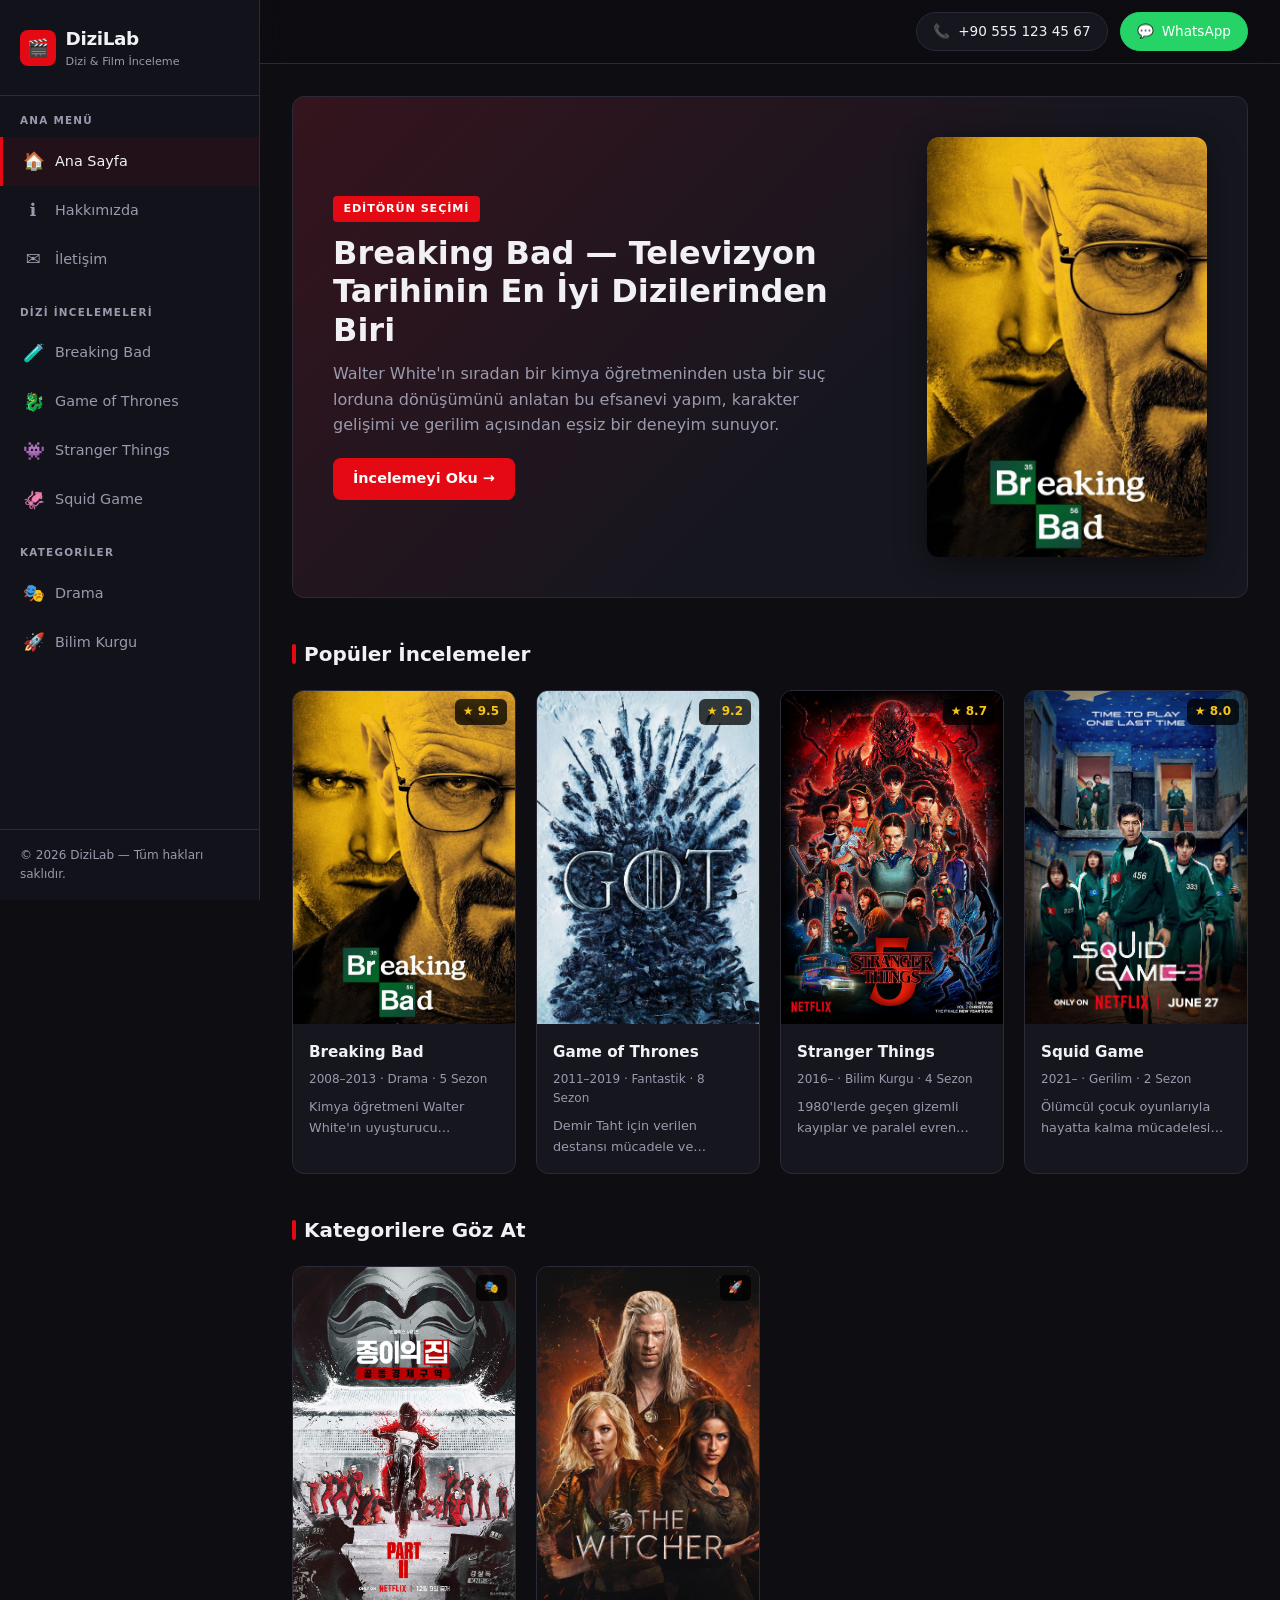
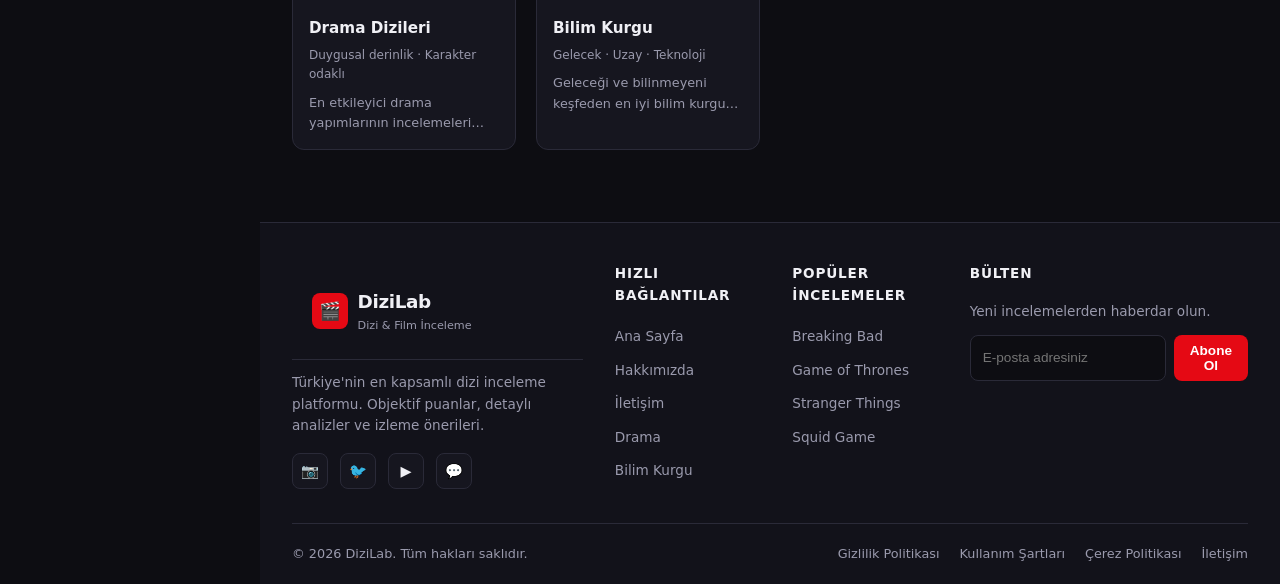
<file: index.html>
<!DOCTYPE html>
<html lang="tr">
<head>
  <meta charset="UTF-8">
  <meta name="viewport" content="width=device-width, initial-scale=1.0">
  <meta name="description" content="DiziLab — En iyi dizi ve film incelemeleri, puanlar ve öneriler.">
  <title>DiziLab | Dizi İnceleme Sitesi</title>
  <link rel="stylesheet" href="css/style.css">
</head>
<body>
  <div class="sidebar-overlay"></div>

  <div class="layout">
    <aside class="sidebar">
      <div class="sidebar-logo">
        <a href="index.html">
          <div class="logo-icon">🎬</div>
          <div>
            <h1>DiziLab</h1>
            <span>Dizi & Film İnceleme</span>
          </div>
        </a>
      </div>

      <nav class="sidebar-nav">
        <div class="nav-section">
          <div class="nav-section-title">Ana Menü</div>
          <a href="index.html" class="nav-link active"><span class="icon">🏠</span> Ana Sayfa</a>
          <a href="hakkimizda.html" class="nav-link"><span class="icon">ℹ️</span> Hakkımızda</a>
          <a href="iletisim.html" class="nav-link"><span class="icon">✉️</span> İletişim</a>
        </div>

        <div class="nav-section">
          <div class="nav-section-title">Dizi İncelemeleri</div>
          <a href="diziler/breaking-bad.html" class="nav-link"><span class="icon">🧪</span> Breaking Bad</a>
          <a href="diziler/game-of-thrones.html" class="nav-link"><span class="icon">🐉</span> Game of Thrones</a>
          <a href="diziler/stranger-things.html" class="nav-link"><span class="icon">👾</span> Stranger Things</a>
          <a href="diziler/squid-game.html" class="nav-link"><span class="icon">🦑</span> Squid Game</a>
        </div>

        <div class="nav-section">
          <div class="nav-section-title">Kategoriler</div>
          <a href="kategoriler/drama.html" class="nav-link"><span class="icon">🎭</span> Drama</a>
          <a href="kategoriler/bilim-kurgu.html" class="nav-link"><span class="icon">🚀</span> Bilim Kurgu</a>
        </div>
      </nav>

      <div class="sidebar-footer">
        © 2026 DiziLab — Tüm hakları saklıdır.
      </div>
    </aside>

    <div class="main-wrapper">
      <header class="topbar">
        <button class="menu-toggle" aria-label="Menüyü aç">☰</button>
        <div class="contact-links">
          <a href="tel:+905551234567" class="contact-btn phone">
            📞 <span class="label">+90 555 123 45 67</span>
          </a>
          <a href="https://wa.me/905551234567" target="_blank" rel="noopener" class="contact-btn whatsapp">
            💬 <span class="label">WhatsApp</span>
          </a>
        </div>
      </header>

      <main>
        <section class="hero">
          <div class="hero-content">
            <span class="hero-badge">Editörün Seçimi</span>
            <h2>Breaking Bad — Televizyon Tarihinin En İyi Dizilerinden Biri</h2>
            <p>Walter White'ın sıradan bir kimya öğretmeninden usta bir suç lorduna dönüşümünü anlatan bu efsanevi yapım, karakter gelişimi ve gerilim açısından eşsiz bir deneyim sunuyor.</p>
            <a href="diziler/breaking-bad.html" class="btn btn-primary">İncelemeyi Oku →</a>
          </div>
          <div class="hero-poster">
            <img src="images/breaking-bad.jpg" alt="Breaking Bad kapak görseli">
          </div>
        </section>

        <h3 class="section-title">Popüler İncelemeler</h3>
        <div class="card-grid">
          <a href="diziler/breaking-bad.html" class="card">
            <div class="card-poster">
              <img src="images/breaking-bad.jpg" alt="Breaking Bad">
              <span class="card-rating">★ 9.5</span>
            </div>
            <div class="card-body">
              <h3>Breaking Bad</h3>
              <div class="card-meta">2008–2013 · Drama · 5 Sezon</div>
              <p>Kimya öğretmeni Walter White'ın uyuşturucu imparatorluğu kurma hikayesi.</p>
            </div>
          </a>

          <a href="diziler/game-of-thrones.html" class="card">
            <div class="card-poster">
              <img src="images/game-of-thrones.jpg" alt="Game of Thrones">
              <span class="card-rating">★ 9.2</span>
            </div>
            <div class="card-body">
              <h3>Game of Thrones</h3>
              <div class="card-meta">2011–2019 · Fantastik · 8 Sezon</div>
              <p>Demir Taht için verilen destansı mücadele ve Westeros'un karanlık sırları.</p>
            </div>
          </a>

          <a href="diziler/stranger-things.html" class="card">
            <div class="card-poster">
              <img src="images/stranger-things.jpg" alt="Stranger Things">
              <span class="card-rating">★ 8.7</span>
            </div>
            <div class="card-body">
              <h3>Stranger Things</h3>
              <div class="card-meta">2016– · Bilim Kurgu · 4 Sezon</div>
              <p>1980'lerde geçen gizemli kayıplar ve paralel evren macerası.</p>
            </div>
          </a>

          <a href="diziler/squid-game.html" class="card">
            <div class="card-poster">
              <img src="images/squid-game.jpg" alt="Squid Game">
              <span class="card-rating">★ 8.0</span>
            </div>
            <div class="card-body">
              <h3>Squid Game</h3>
              <div class="card-meta">2021– · Gerilim · 2 Sezon</div>
              <p>Ölümcül çocuk oyunlarıyla hayatta kalma mücadelesi veren borçlu oyuncular.</p>
            </div>
          </a>
        </div>

        <h3 class="section-title">Kategorilere Göz At</h3>
        <div class="card-grid">
          <a href="kategoriler/drama.html" class="card">
            <div class="card-poster">
              <img src="images/money-heist.jpg" alt="Drama dizileri">
              <span class="card-rating">🎭</span>
            </div>
            <div class="card-body">
              <h3>Drama Dizileri</h3>
              <div class="card-meta">Duygusal derinlik · Karakter odaklı</div>
              <p>En etkileyici drama yapımlarının incelemeleri burada.</p>
            </div>
          </a>

          <a href="kategoriler/bilim-kurgu.html" class="card">
            <div class="card-poster">
              <img src="images/the-witcher.jpg" alt="Bilim kurgu dizileri">
              <span class="card-rating">🚀</span>
            </div>
            <div class="card-body">
              <h3>Bilim Kurgu</h3>
              <div class="card-meta">Gelecek · Uzay · Teknoloji</div>
              <p>Geleceği ve bilinmeyeni keşfeden en iyi bilim kurgu dizileri.</p>
            </div>
          </a>
        </div>
      </main>

      <footer class="site-footer">
        <div class="footer-grid">
          <div class="footer-brand">
            <div class="sidebar-logo">
              <a href="index.html">
                <div class="logo-icon">🎬</div>
                <div>
                  <h1>DiziLab</h1>
                  <span>Dizi & Film İnceleme</span>
                </div>
              </a>
            </div>
            <p>Türkiye'nin en kapsamlı dizi inceleme platformu. Objektif puanlar, detaylı analizler ve izleme önerileri.</p>
            <div class="footer-social">
              <a href="#" class="social-icon" aria-label="Instagram">📷</a>
              <a href="#" class="social-icon" aria-label="Twitter">🐦</a>
              <a href="#" class="social-icon" aria-label="YouTube">▶️</a>
              <a href="https://wa.me/905551234567" class="social-icon" aria-label="WhatsApp">💬</a>
            </div>
          </div>

          <div class="footer-col">
            <h4>Hızlı Bağlantılar</h4>
            <ul>
              <li><a href="index.html">Ana Sayfa</a></li>
              <li><a href="hakkimizda.html">Hakkımızda</a></li>
              <li><a href="iletisim.html">İletişim</a></li>
              <li><a href="kategoriler/drama.html">Drama</a></li>
              <li><a href="kategoriler/bilim-kurgu.html">Bilim Kurgu</a></li>
            </ul>
          </div>

          <div class="footer-col">
            <h4>Popüler İncelemeler</h4>
            <ul>
              <li><a href="diziler/breaking-bad.html">Breaking Bad</a></li>
              <li><a href="diziler/game-of-thrones.html">Game of Thrones</a></li>
              <li><a href="diziler/stranger-things.html">Stranger Things</a></li>
              <li><a href="diziler/squid-game.html">Squid Game</a></li>
            </ul>
          </div>

          <div class="footer-col">
            <h4>Bülten</h4>
            <p style="font-size:0.85rem;color:var(--text-muted);">Yeni incelemelerden haberdar olun.</p>
            <form class="footer-newsletter">
              <input type="email" placeholder="E-posta adresiniz" required>
              <button type="submit">Abone Ol</button>
            </form>
          </div>
        </div>

        <div class="footer-bottom">
          <span>© 2026 DiziLab. Tüm hakları saklıdır.</span>
          <div class="footer-bottom-links">
            <a href="#">Gizlilik Politikası</a>
            <a href="#">Kullanım Şartları</a>
            <a href="#">Çerez Politikası</a>
            <a href="iletisim.html">İletişim</a>
          </div>
        </div>
      </footer>
    </div>
  </div>

  <script src="js/main.js"></script>
</body>
</html>
</file>
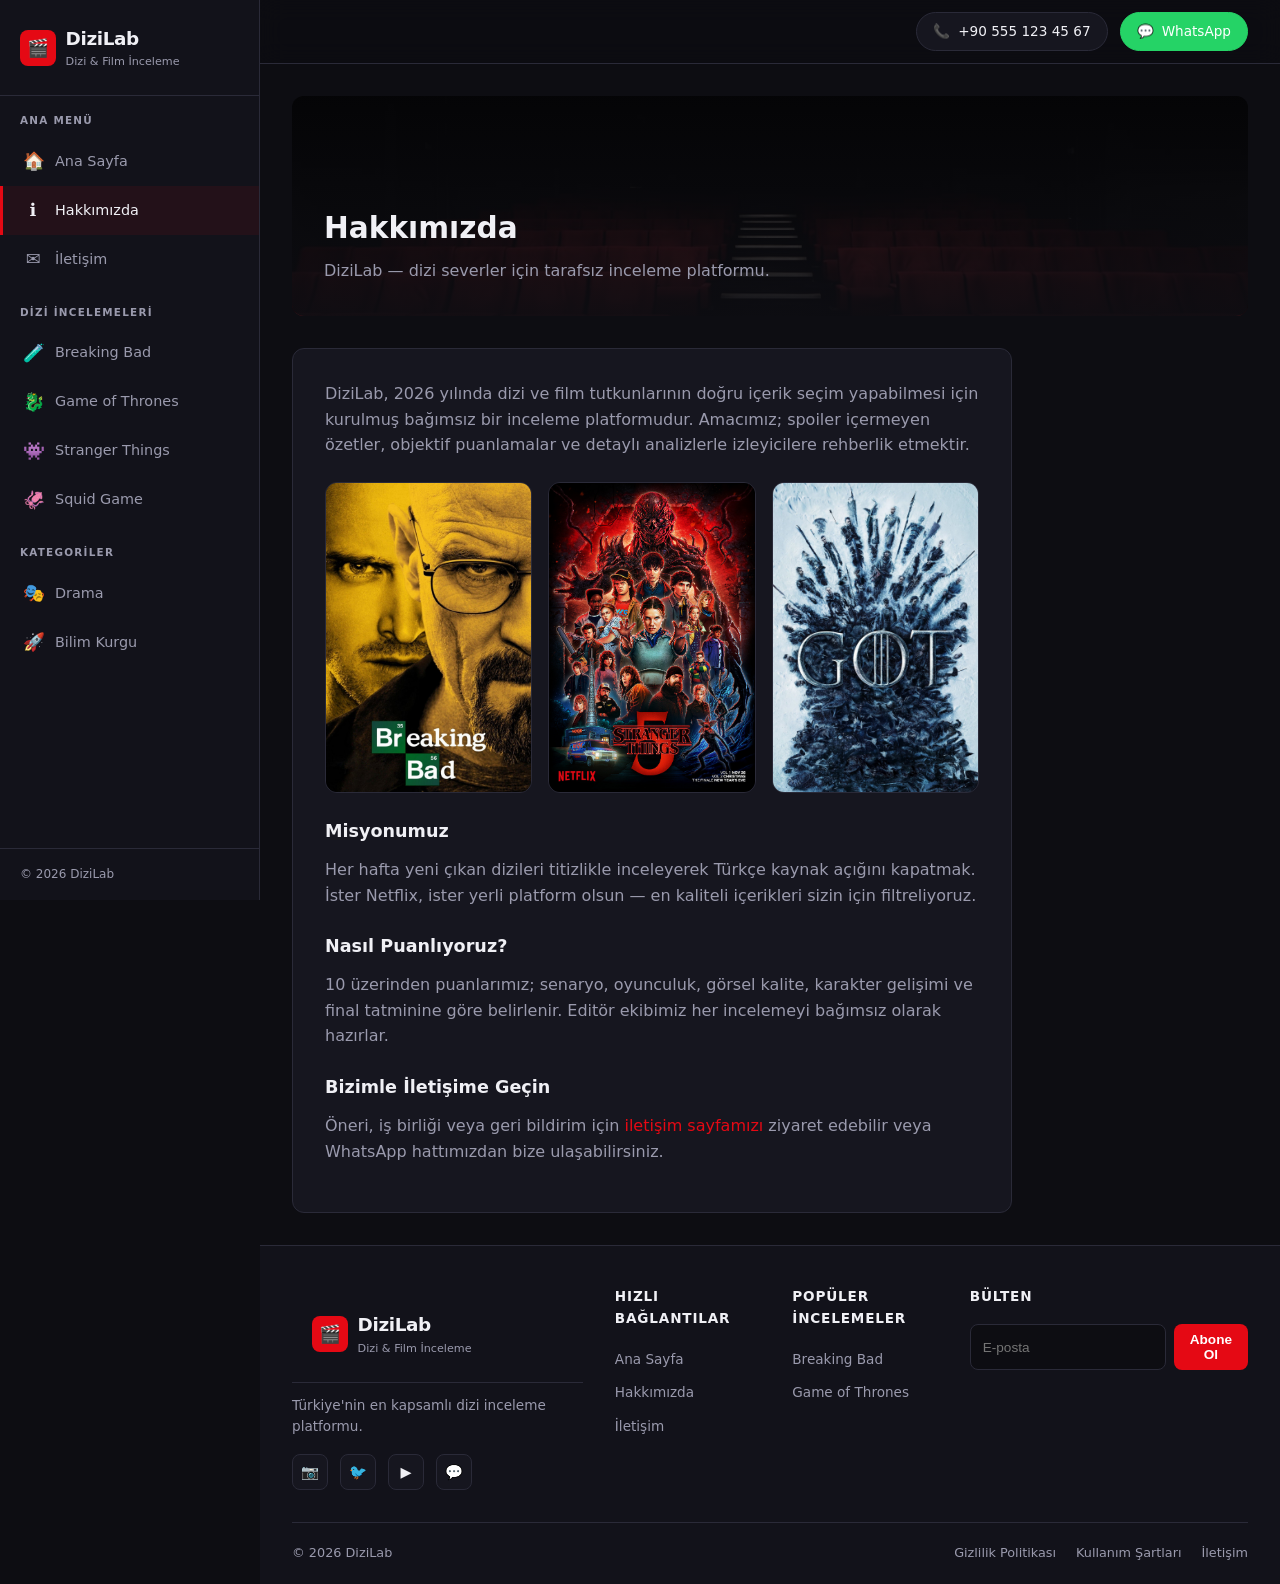
<file: hakkimizda.html>
<!DOCTYPE html>
<html lang="tr">
<head>
  <meta charset="UTF-8">
  <meta name="viewport" content="width=device-width, initial-scale=1.0">
  <meta name="description" content="DiziLab hakkında — misyonumuz ve ekibimiz.">
  <title>Hakkımızda | DiziLab</title>
  <link rel="stylesheet" href="css/style.css">
</head>
<body>
  <div class="sidebar-overlay"></div>
  <div class="layout">
    <aside class="sidebar">
      <div class="sidebar-logo">
        <a href="index.html"><div class="logo-icon">🎬</div><div><h1>DiziLab</h1><span>Dizi & Film İnceleme</span></div></a>
      </div>
      <nav class="sidebar-nav">
        <div class="nav-section">
          <div class="nav-section-title">Ana Menü</div>
          <a href="index.html" class="nav-link"><span class="icon">🏠</span> Ana Sayfa</a>
          <a href="hakkimizda.html" class="nav-link active"><span class="icon">ℹ️</span> Hakkımızda</a>
          <a href="iletisim.html" class="nav-link"><span class="icon">✉️</span> İletişim</a>
        </div>
        <div class="nav-section">
          <div class="nav-section-title">Dizi İncelemeleri</div>
          <a href="diziler/breaking-bad.html" class="nav-link"><span class="icon">🧪</span> Breaking Bad</a>
          <a href="diziler/game-of-thrones.html" class="nav-link"><span class="icon">🐉</span> Game of Thrones</a>
          <a href="diziler/stranger-things.html" class="nav-link"><span class="icon">👾</span> Stranger Things</a>
          <a href="diziler/squid-game.html" class="nav-link"><span class="icon">🦑</span> Squid Game</a>
        </div>
        <div class="nav-section">
          <div class="nav-section-title">Kategoriler</div>
          <a href="kategoriler/drama.html" class="nav-link"><span class="icon">🎭</span> Drama</a>
          <a href="kategoriler/bilim-kurgu.html" class="nav-link"><span class="icon">🚀</span> Bilim Kurgu</a>
        </div>
      </nav>
      <div class="sidebar-footer">© 2026 DiziLab</div>
    </aside>

    <div class="main-wrapper">
      <header class="topbar">
        <button class="menu-toggle" aria-label="Menüyü aç">☰</button>
        <div class="contact-links">
          <a href="tel:+905551234567" class="contact-btn phone">📞 <span class="label">+90 555 123 45 67</span></a>
          <a href="https://wa.me/905551234567" target="_blank" rel="noopener" class="contact-btn whatsapp">💬 <span class="label">WhatsApp</span></a>
        </div>
      </header>

      <main>
        <section class="page-banner">
          <img src="images/banner-sinema.jpg" alt="Sinema salonu">
          <div class="page-banner-content">
            <h2>Hakkımızda</h2>
            <p>DiziLab — dizi severler için tarafsız inceleme platformu.</p>
          </div>
        </section>

        <div class="content-box">
          <p>DiziLab, 2026 yılında dizi ve film tutkunlarının doğru içerik seçim yapabilmesi için kurulmuş bağımsız bir inceleme platformudur. Amacımız; spoiler içermeyen özetler, objektif puanlamalar ve detaylı analizlerle izleyicilere rehberlik etmektir.</p>

          <div class="about-gallery">
            <img src="images/breaking-bad.jpg" alt="Breaking Bad afişi">
            <img src="images/stranger-things.jpg" alt="Stranger Things afişi">
            <img src="images/game-of-thrones.jpg" alt="Game of Thrones afişi">
          </div>

          <h3 style="margin:1.5rem 0 0.75rem;font-size:1.1rem;">Misyonumuz</h3>
          <p>Her hafta yeni çıkan dizileri titizlikle inceleyerek Türkçe kaynak açığını kapatmak. İster Netflix, ister yerli platform olsun — en kaliteli içerikleri sizin için filtreliyoruz.</p>

          <h3 style="margin:1.5rem 0 0.75rem;font-size:1.1rem;">Nasıl Puanlıyoruz?</h3>
          <p>10 üzerinden puanlarımız; senaryo, oyunculuk, görsel kalite, karakter gelişimi ve final tatminine göre belirlenir. Editör ekibimiz her incelemeyi bağımsız olarak hazırlar.</p>

          <h3 style="margin:1.5rem 0 0.75rem;font-size:1.1rem;">Bizimle İletişime Geçin</h3>
          <p>Öneri, iş birliği veya geri bildirim için <a href="iletisim.html" style="color:var(--accent);">iletişim sayfamızı</a> ziyaret edebilir veya WhatsApp hattımızdan bize ulaşabilirsiniz.</p>
        </div>
      </main>

      <footer class="site-footer">
        <div class="footer-grid">
          <div class="footer-brand">
            <div class="sidebar-logo"><a href="index.html"><div class="logo-icon">🎬</div><div><h1>DiziLab</h1><span>Dizi & Film İnceleme</span></div></a></div>
            <p>Türkiye'nin en kapsamlı dizi inceleme platformu.</p>
            <div class="footer-social"><a href="#" class="social-icon">📷</a><a href="#" class="social-icon">🐦</a><a href="#" class="social-icon">▶️</a><a href="https://wa.me/905551234567" class="social-icon">💬</a></div>
          </div>
          <div class="footer-col"><h4>Hızlı Bağlantılar</h4><ul><li><a href="index.html">Ana Sayfa</a></li><li><a href="hakkimizda.html">Hakkımızda</a></li><li><a href="iletisim.html">İletişim</a></li></ul></div>
          <div class="footer-col"><h4>Popüler İncelemeler</h4><ul><li><a href="diziler/breaking-bad.html">Breaking Bad</a></li><li><a href="diziler/game-of-thrones.html">Game of Thrones</a></li></ul></div>
          <div class="footer-col"><h4>Bülten</h4><form class="footer-newsletter"><input type="email" placeholder="E-posta" required><button type="submit">Abone Ol</button></form></div>
        </div>
        <div class="footer-bottom"><span>© 2026 DiziLab</span><div class="footer-bottom-links"><a href="#">Gizlilik Politikası</a><a href="#">Kullanım Şartları</a><a href="iletisim.html">İletişim</a></div></div>
      </footer>
    </div>
  </div>
  <script src="js/main.js"></script>
</body>
</html>
</file>
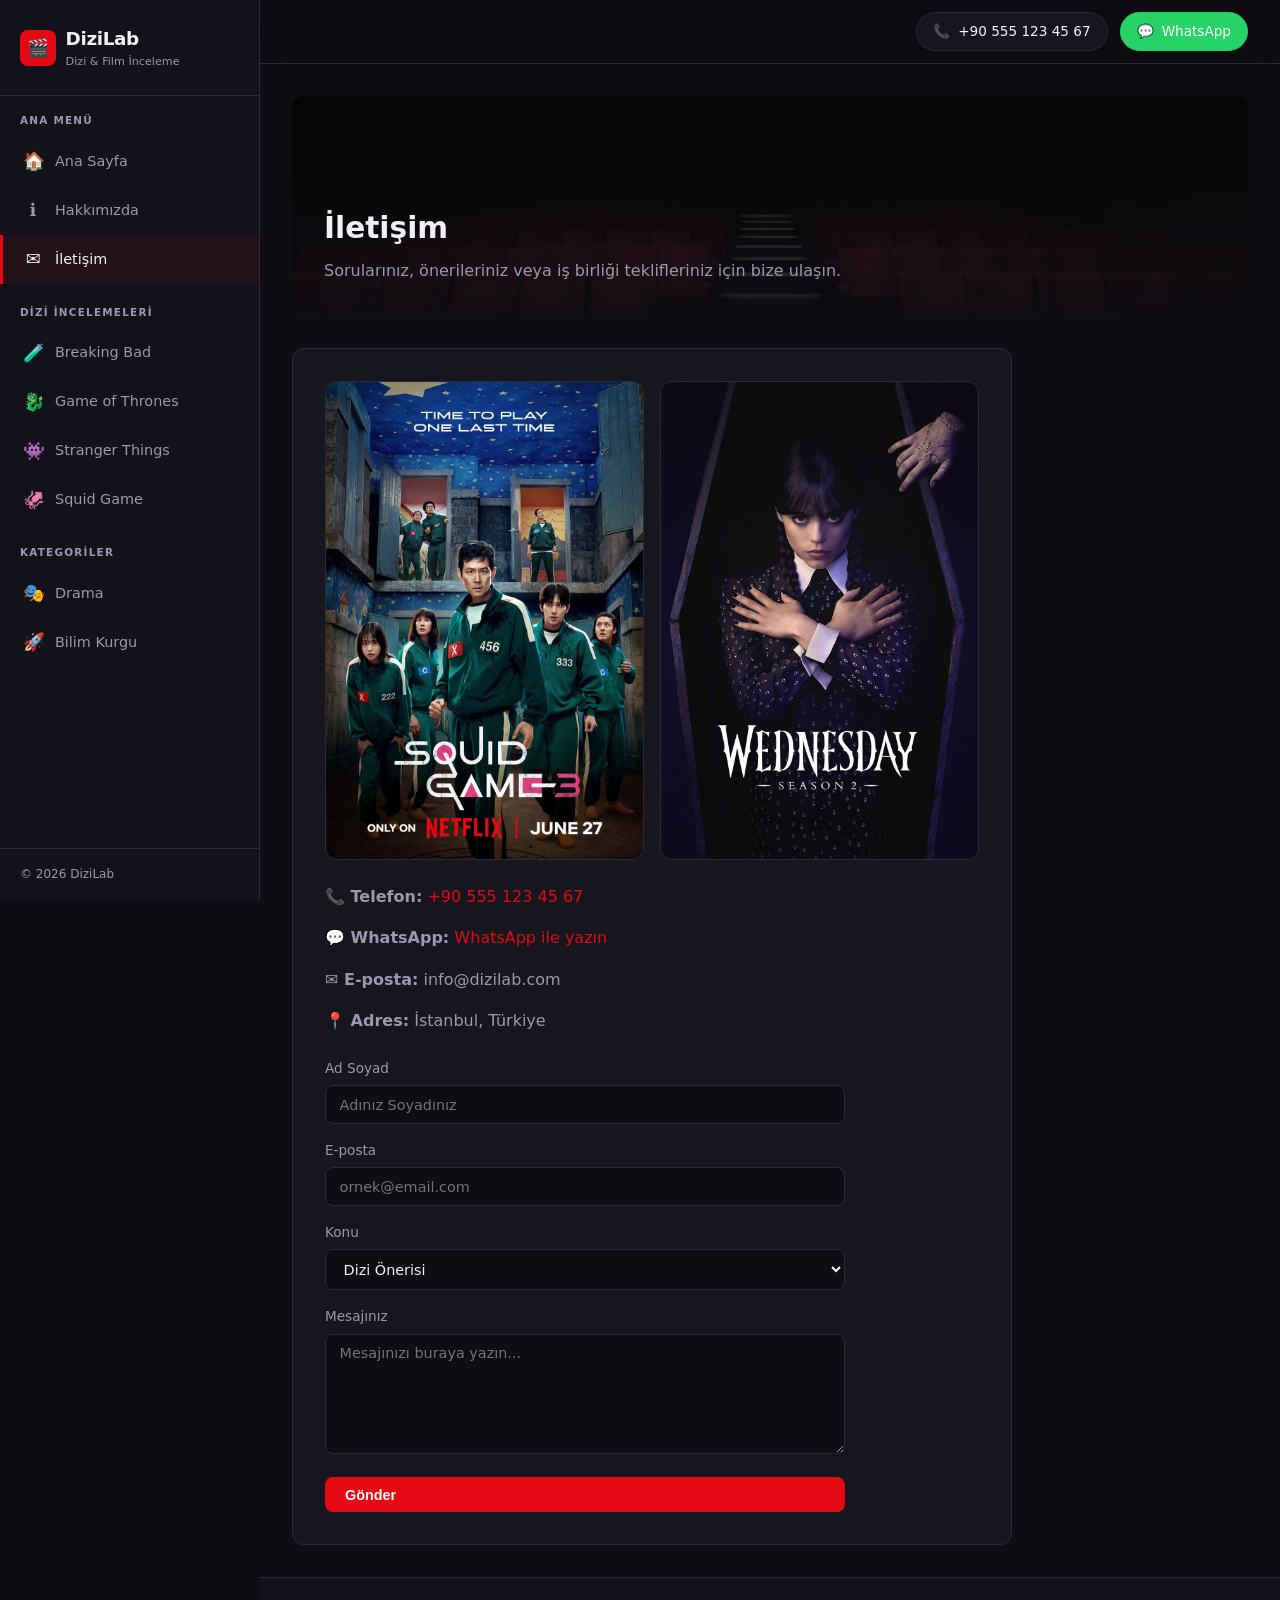
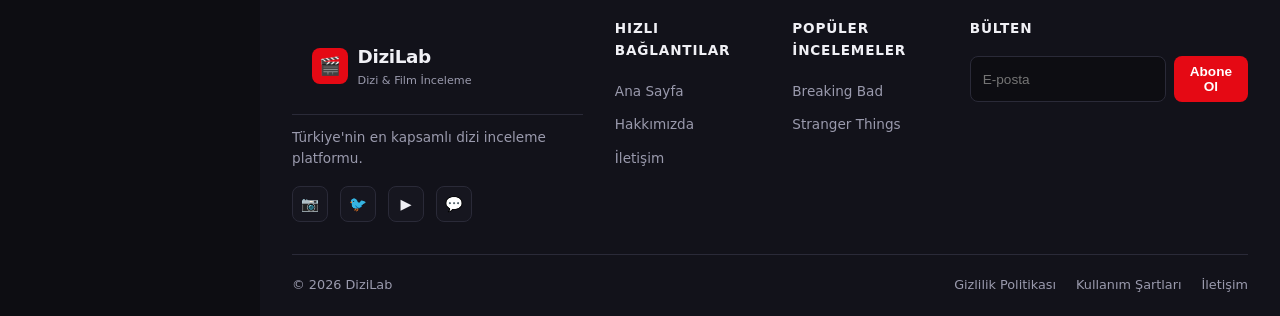
<file: iletisim.html>
<!DOCTYPE html>
<html lang="tr">
<head>
  <meta charset="UTF-8">
  <meta name="viewport" content="width=device-width, initial-scale=1.0">
  <meta name="description" content="DiziLab iletişim — bize ulaşın.">
  <title>İletişim | DiziLab</title>
  <link rel="stylesheet" href="css/style.css">
</head>
<body>
  <div class="sidebar-overlay"></div>
  <div class="layout">
    <aside class="sidebar">
      <div class="sidebar-logo">
        <a href="index.html"><div class="logo-icon">🎬</div><div><h1>DiziLab</h1><span>Dizi & Film İnceleme</span></div></a>
      </div>
      <nav class="sidebar-nav">
        <div class="nav-section">
          <div class="nav-section-title">Ana Menü</div>
          <a href="index.html" class="nav-link"><span class="icon">🏠</span> Ana Sayfa</a>
          <a href="hakkimizda.html" class="nav-link"><span class="icon">ℹ️</span> Hakkımızda</a>
          <a href="iletisim.html" class="nav-link active"><span class="icon">✉️</span> İletişim</a>
        </div>
        <div class="nav-section">
          <div class="nav-section-title">Dizi İncelemeleri</div>
          <a href="diziler/breaking-bad.html" class="nav-link"><span class="icon">🧪</span> Breaking Bad</a>
          <a href="diziler/game-of-thrones.html" class="nav-link"><span class="icon">🐉</span> Game of Thrones</a>
          <a href="diziler/stranger-things.html" class="nav-link"><span class="icon">👾</span> Stranger Things</a>
          <a href="diziler/squid-game.html" class="nav-link"><span class="icon">🦑</span> Squid Game</a>
        </div>
        <div class="nav-section">
          <div class="nav-section-title">Kategoriler</div>
          <a href="kategoriler/drama.html" class="nav-link"><span class="icon">🎭</span> Drama</a>
          <a href="kategoriler/bilim-kurgu.html" class="nav-link"><span class="icon">🚀</span> Bilim Kurgu</a>
        </div>
      </nav>
      <div class="sidebar-footer">© 2026 DiziLab</div>
    </aside>

    <div class="main-wrapper">
      <header class="topbar">
        <button class="menu-toggle" aria-label="Menüyü aç">☰</button>
        <div class="contact-links">
          <a href="tel:+905551234567" class="contact-btn phone">📞 <span class="label">+90 555 123 45 67</span></a>
          <a href="https://wa.me/905551234567" target="_blank" rel="noopener" class="contact-btn whatsapp">💬 <span class="label">WhatsApp</span></a>
        </div>
      </header>

      <main>
        <section class="page-banner">
          <img src="images/banner-sinema.jpg" alt="Sinema salonu">
          <div class="page-banner-content">
            <h2>İletişim</h2>
            <p>Sorularınız, önerileriniz veya iş birliği teklifleriniz için bize ulaşın.</p>
          </div>
        </section>

        <div class="content-box">
          <div class="about-gallery" style="grid-template-columns: repeat(2, 1fr); margin-top: 0;">
            <img src="images/squid-game.jpg" alt="Squid Game afişi">
            <img src="images/wednesday.jpg" alt="Wednesday afişi">
          </div>
          <p><strong>📞 Telefon:</strong> <a href="tel:+905551234567" style="color:var(--accent);">+90 555 123 45 67</a></p>
          <p><strong>💬 WhatsApp:</strong> <a href="https://wa.me/905551234567" target="_blank" rel="noopener" style="color:var(--accent);">WhatsApp ile yazın</a></p>
          <p><strong>✉️ E-posta:</strong> info@dizilab.com</p>
          <p><strong>📍 Adres:</strong> İstanbul, Türkiye</p>

          <form class="contact-form">
            <div class="form-group">
              <label for="name">Ad Soyad</label>
              <input type="text" id="name" name="name" required placeholder="Adınız Soyadınız">
            </div>
            <div class="form-group">
              <label for="email">E-posta</label>
              <input type="email" id="email" name="email" required placeholder="ornek@email.com">
            </div>
            <div class="form-group">
              <label for="subject">Konu</label>
              <select id="subject" name="subject">
                <option value="oneri">Dizi Önerisi</option>
                <option value="isbirligi">İş Birliği</option>
                <option value="sikayet">Şikayet / Geri Bildirim</option>
                <option value="diger">Diğer</option>
              </select>
            </div>
            <div class="form-group">
              <label for="message">Mesajınız</label>
              <textarea id="message" name="message" required placeholder="Mesajınızı buraya yazın..."></textarea>
            </div>
            <button type="submit" class="btn btn-primary">Gönder</button>
          </form>
        </div>
      </main>

      <footer class="site-footer">
        <div class="footer-grid">
          <div class="footer-brand">
            <div class="sidebar-logo"><a href="index.html"><div class="logo-icon">🎬</div><div><h1>DiziLab</h1><span>Dizi & Film İnceleme</span></div></a></div>
            <p>Türkiye'nin en kapsamlı dizi inceleme platformu.</p>
            <div class="footer-social"><a href="#" class="social-icon">📷</a><a href="#" class="social-icon">🐦</a><a href="#" class="social-icon">▶️</a><a href="https://wa.me/905551234567" class="social-icon">💬</a></div>
          </div>
          <div class="footer-col"><h4>Hızlı Bağlantılar</h4><ul><li><a href="index.html">Ana Sayfa</a></li><li><a href="hakkimizda.html">Hakkımızda</a></li><li><a href="iletisim.html">İletişim</a></li></ul></div>
          <div class="footer-col"><h4>Popüler İncelemeler</h4><ul><li><a href="diziler/breaking-bad.html">Breaking Bad</a></li><li><a href="diziler/stranger-things.html">Stranger Things</a></li></ul></div>
          <div class="footer-col"><h4>Bülten</h4><form class="footer-newsletter"><input type="email" placeholder="E-posta" required><button type="submit">Abone Ol</button></form></div>
        </div>
        <div class="footer-bottom"><span>© 2026 DiziLab</span><div class="footer-bottom-links"><a href="#">Gizlilik Politikası</a><a href="#">Kullanım Şartları</a><a href="iletisim.html">İletişim</a></div></div>
      </footer>
    </div>
  </div>
  <script src="js/main.js"></script>
</body>
</html>
</file>
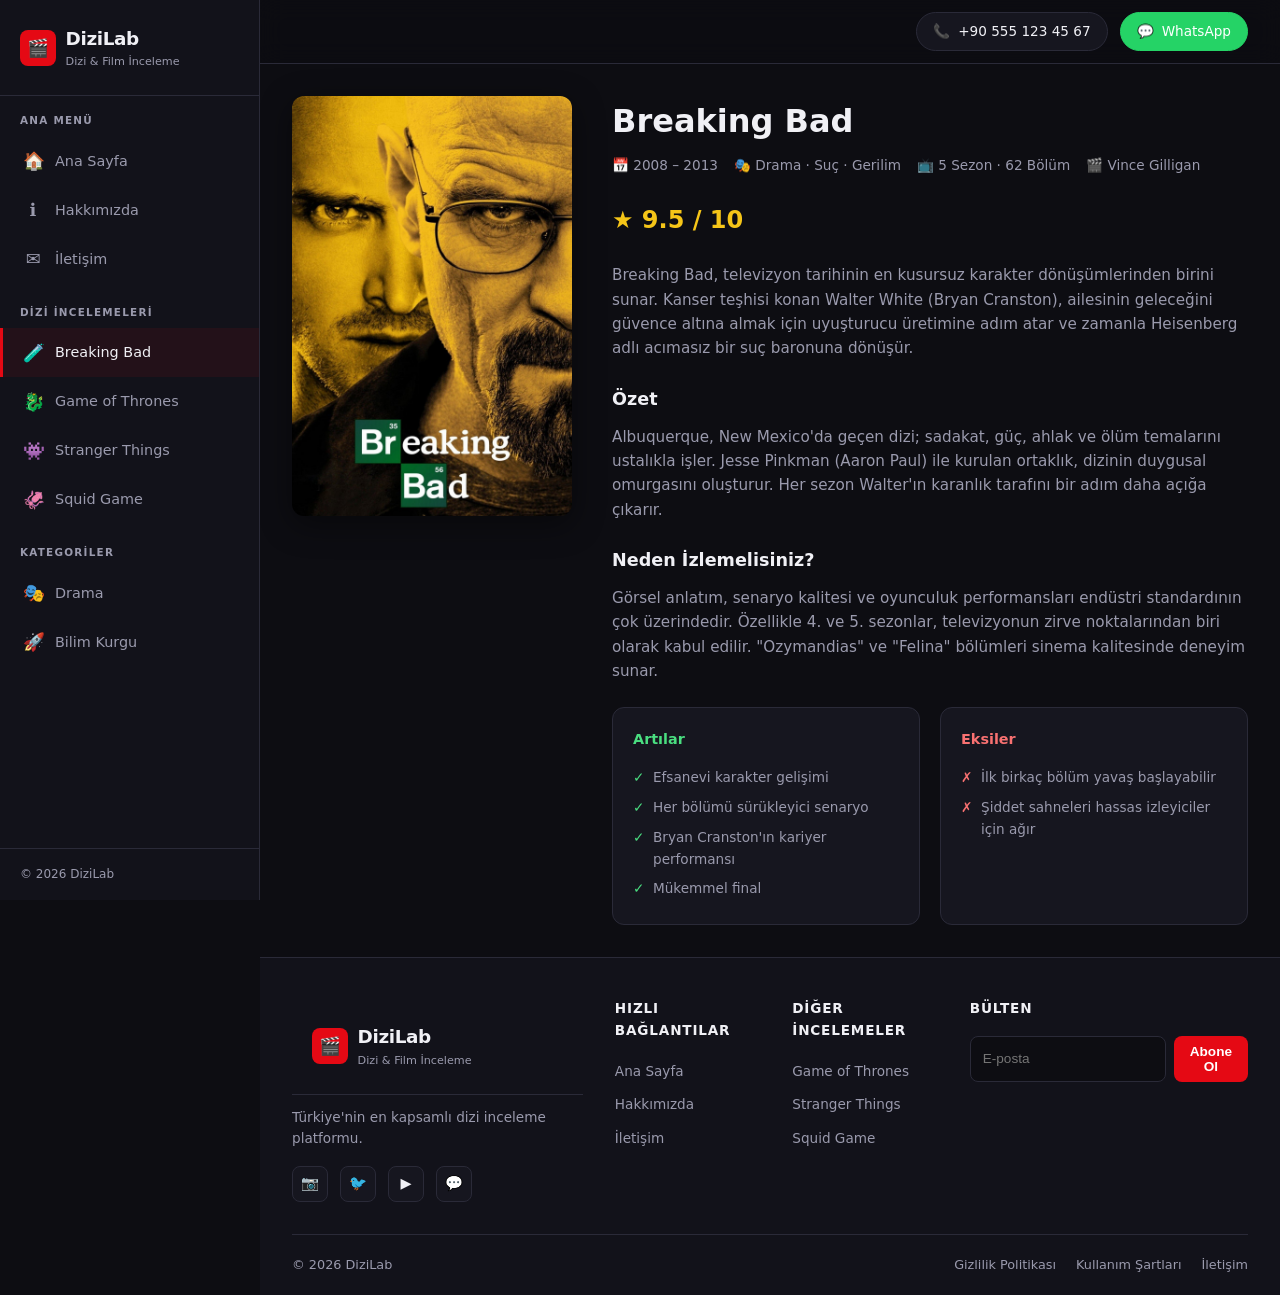
<file: diziler/breaking-bad.html>
<!DOCTYPE html>
<html lang="tr">
<head>
  <meta charset="UTF-8">
  <meta name="viewport" content="width=device-width, initial-scale=1.0">
  <meta name="description" content="Breaking Bad dizi incelemesi — puan, özet ve izleme önerisi.">
  <title>Breaking Bad İncelemesi | DiziLab</title>
  <link rel="stylesheet" href="../css/style.css">
</head>
<body>
  <div class="sidebar-overlay"></div>

  <div class="layout">
    <aside class="sidebar">
      <div class="sidebar-logo">
        <a href="../index.html">
          <div class="logo-icon">🎬</div>
          <div>
            <h1>DiziLab</h1>
            <span>Dizi & Film İnceleme</span>
          </div>
        </a>
      </div>

      <nav class="sidebar-nav">
        <div class="nav-section">
          <div class="nav-section-title">Ana Menü</div>
          <a href="../index.html" class="nav-link"><span class="icon">🏠</span> Ana Sayfa</a>
          <a href="../hakkimizda.html" class="nav-link"><span class="icon">ℹ️</span> Hakkımızda</a>
          <a href="../iletisim.html" class="nav-link"><span class="icon">✉️</span> İletişim</a>
        </div>

        <div class="nav-section">
          <div class="nav-section-title">Dizi İncelemeleri</div>
          <a href="breaking-bad.html" class="nav-link active"><span class="icon">🧪</span> Breaking Bad</a>
          <a href="game-of-thrones.html" class="nav-link"><span class="icon">🐉</span> Game of Thrones</a>
          <a href="stranger-things.html" class="nav-link"><span class="icon">👾</span> Stranger Things</a>
          <a href="squid-game.html" class="nav-link"><span class="icon">🦑</span> Squid Game</a>
        </div>

        <div class="nav-section">
          <div class="nav-section-title">Kategoriler</div>
          <a href="../kategoriler/drama.html" class="nav-link"><span class="icon">🎭</span> Drama</a>
          <a href="../kategoriler/bilim-kurgu.html" class="nav-link"><span class="icon">🚀</span> Bilim Kurgu</a>
        </div>
      </nav>

      <div class="sidebar-footer">© 2026 DiziLab</div>
    </aside>

    <div class="main-wrapper">
      <header class="topbar">
        <button class="menu-toggle" aria-label="Menüyü aç">☰</button>
        <div class="contact-links">
          <a href="tel:+905551234567" class="contact-btn phone">📞 <span class="label">+90 555 123 45 67</span></a>
          <a href="https://wa.me/905551234567" target="_blank" rel="noopener" class="contact-btn whatsapp">💬 <span class="label">WhatsApp</span></a>
        </div>
      </header>

      <main>
        <article class="review-detail">
          <div class="review-poster">
            <img src="../images/breaking-bad.jpg" alt="Breaking Bad kapak">
          </div>
          <div class="review-info">
            <h2>Breaking Bad</h2>
            <div class="review-meta">
              <span>📅 2008 – 2013</span>
              <span>🎭 Drama · Suç · Gerilim</span>
              <span>📺 5 Sezon · 62 Bölüm</span>
              <span>🎬 Vince Gilligan</span>
            </div>
            <div class="rating-large">★ 9.5 / 10</div>

            <div class="review-content">
              <p>Breaking Bad, televizyon tarihinin en kusursuz karakter dönüşümlerinden birini sunar. Kanser teşhisi konan Walter White (Bryan Cranston), ailesinin geleceğini güvence altına almak için uyuşturucu üretimine adım atar ve zamanla Heisenberg adlı acımasız bir suç baronuna dönüşür.</p>

              <h3>Özet</h3>
              <p>Albuquerque, New Mexico'da geçen dizi; sadakat, güç, ahlak ve ölüm temalarını ustalıkla işler. Jesse Pinkman (Aaron Paul) ile kurulan ortaklık, dizinin duygusal omurgasını oluşturur. Her sezon Walter'ın karanlık tarafını bir adım daha açığa çıkarır.</p>

              <h3>Neden İzlemelisiniz?</h3>
              <p>Görsel anlatım, senaryo kalitesi ve oyunculuk performansları endüstri standardının çok üzerindedir. Özellikle 4. ve 5. sezonlar, televizyonun zirve noktalarından biri olarak kabul edilir. "Ozymandias" ve "Felina" bölümleri sinema kalitesinde deneyim sunar.</p>

              <div class="pros-cons">
                <div class="pros-cons-box pros">
                  <h4>Artılar</h4>
                  <ul>
                    <li>Efsanevi karakter gelişimi</li>
                    <li>Her bölümü sürükleyici senaryo</li>
                    <li>Bryan Cranston'ın kariyer performansı</li>
                    <li>Mükemmel final</li>
                  </ul>
                </div>
                <div class="pros-cons-box cons">
                  <h4>Eksiler</h4>
                  <ul>
                    <li>İlk birkaç bölüm yavaş başlayabilir</li>
                    <li>Şiddet sahneleri hassas izleyiciler için ağır</li>
                  </ul>
                </div>
              </div>
            </div>
          </div>
        </article>
      </main>

      <footer class="site-footer">
        <div class="footer-grid">
          <div class="footer-brand">
            <div class="sidebar-logo">
              <a href="../index.html">
                <div class="logo-icon">🎬</div>
                <div><h1>DiziLab</h1><span>Dizi & Film İnceleme</span></div>
              </a>
            </div>
            <p>Türkiye'nin en kapsamlı dizi inceleme platformu.</p>
            <div class="footer-social">
              <a href="#" class="social-icon">📷</a>
              <a href="#" class="social-icon">🐦</a>
              <a href="#" class="social-icon">▶️</a>
              <a href="https://wa.me/905551234567" class="social-icon">💬</a>
            </div>
          </div>
          <div class="footer-col">
            <h4>Hızlı Bağlantılar</h4>
            <ul>
              <li><a href="../index.html">Ana Sayfa</a></li>
              <li><a href="../hakkimizda.html">Hakkımızda</a></li>
              <li><a href="../iletisim.html">İletişim</a></li>
            </ul>
          </div>
          <div class="footer-col">
            <h4>Diğer İncelemeler</h4>
            <ul>
              <li><a href="game-of-thrones.html">Game of Thrones</a></li>
              <li><a href="stranger-things.html">Stranger Things</a></li>
              <li><a href="squid-game.html">Squid Game</a></li>
            </ul>
          </div>
          <div class="footer-col">
            <h4>Bülten</h4>
            <form class="footer-newsletter">
              <input type="email" placeholder="E-posta" required>
              <button type="submit">Abone Ol</button>
            </form>
          </div>
        </div>
        <div class="footer-bottom">
          <span>© 2026 DiziLab</span>
          <div class="footer-bottom-links">
            <a href="#">Gizlilik Politikası</a>
            <a href="#">Kullanım Şartları</a>
            <a href="../iletisim.html">İletişim</a>
          </div>
        </div>
      </footer>
    </div>
  </div>
  <script src="../js/main.js"></script>
</body>
</html>
</file>
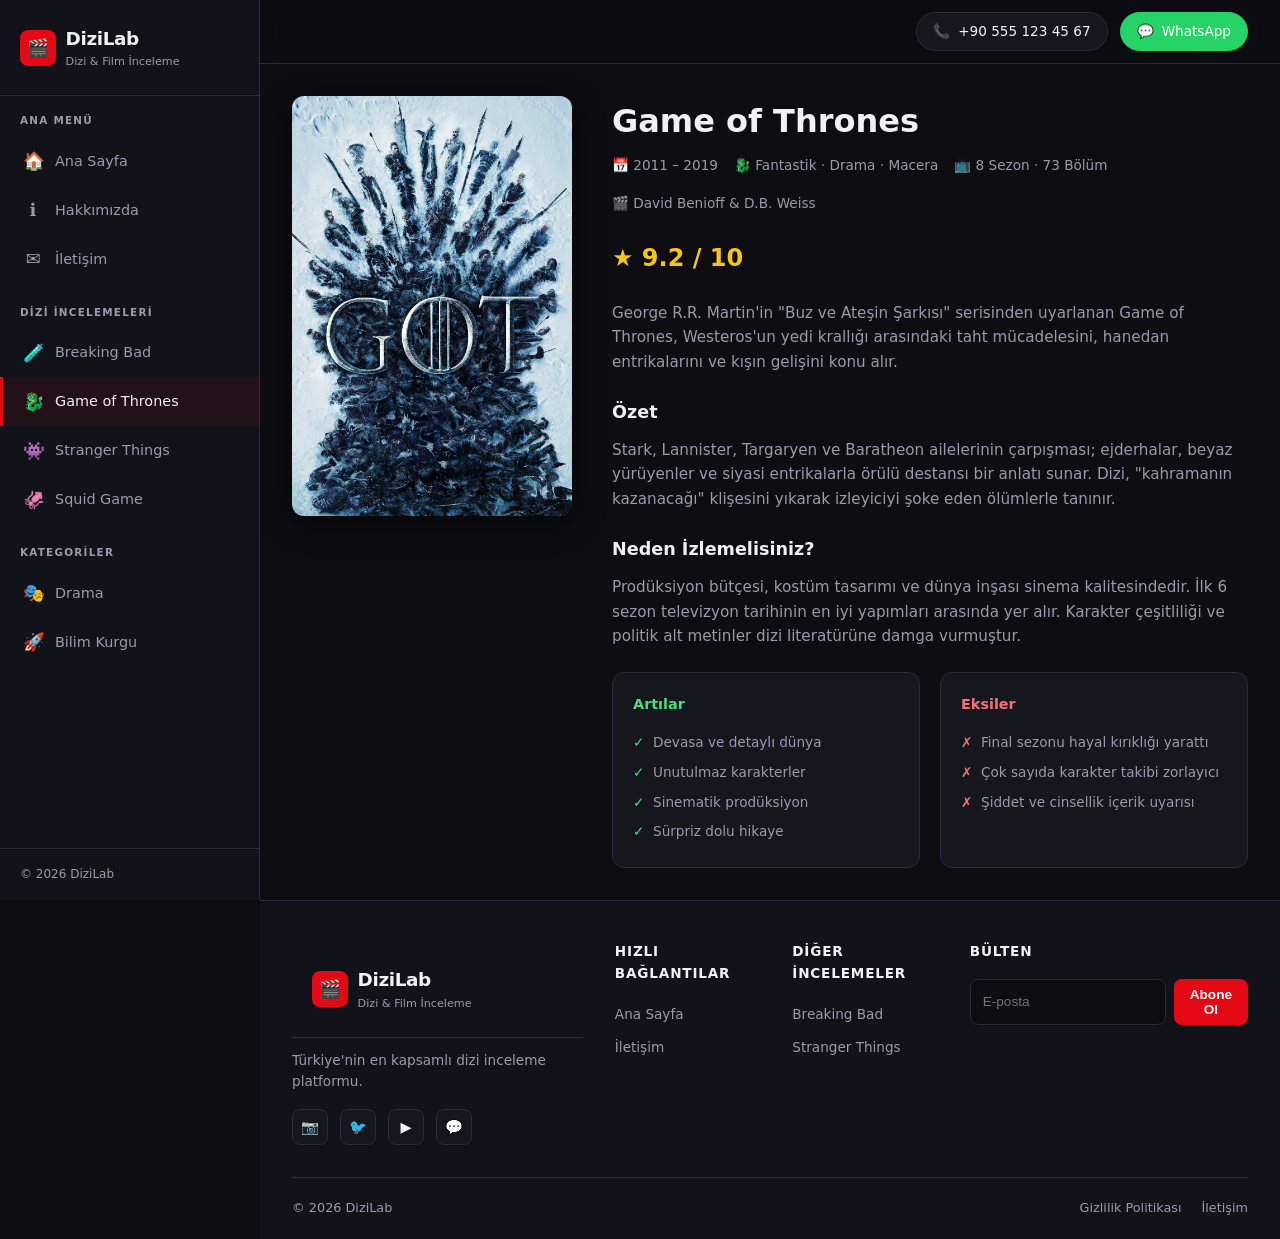
<file: diziler/game-of-thrones.html>
<!DOCTYPE html>
<html lang="tr">
<head>
  <meta charset="UTF-8">
  <meta name="viewport" content="width=device-width, initial-scale=1.0">
  <meta name="description" content="Game of Thrones dizi incelemesi — puan, özet ve izleme önerisi.">
  <title>Game of Thrones İncelemesi | DiziLab</title>
  <link rel="stylesheet" href="../css/style.css">
</head>
<body>
  <div class="sidebar-overlay"></div>
  <div class="layout">
    <aside class="sidebar">
      <div class="sidebar-logo">
        <a href="../index.html"><div class="logo-icon">🎬</div><div><h1>DiziLab</h1><span>Dizi & Film İnceleme</span></div></a>
      </div>
      <nav class="sidebar-nav">
        <div class="nav-section">
          <div class="nav-section-title">Ana Menü</div>
          <a href="../index.html" class="nav-link"><span class="icon">🏠</span> Ana Sayfa</a>
          <a href="../hakkimizda.html" class="nav-link"><span class="icon">ℹ️</span> Hakkımızda</a>
          <a href="../iletisim.html" class="nav-link"><span class="icon">✉️</span> İletişim</a>
        </div>
        <div class="nav-section">
          <div class="nav-section-title">Dizi İncelemeleri</div>
          <a href="breaking-bad.html" class="nav-link"><span class="icon">🧪</span> Breaking Bad</a>
          <a href="game-of-thrones.html" class="nav-link active"><span class="icon">🐉</span> Game of Thrones</a>
          <a href="stranger-things.html" class="nav-link"><span class="icon">👾</span> Stranger Things</a>
          <a href="squid-game.html" class="nav-link"><span class="icon">🦑</span> Squid Game</a>
        </div>
        <div class="nav-section">
          <div class="nav-section-title">Kategoriler</div>
          <a href="../kategoriler/drama.html" class="nav-link"><span class="icon">🎭</span> Drama</a>
          <a href="../kategoriler/bilim-kurgu.html" class="nav-link"><span class="icon">🚀</span> Bilim Kurgu</a>
        </div>
      </nav>
      <div class="sidebar-footer">© 2026 DiziLab</div>
    </aside>

    <div class="main-wrapper">
      <header class="topbar">
        <button class="menu-toggle" aria-label="Menüyü aç">☰</button>
        <div class="contact-links">
          <a href="tel:+905551234567" class="contact-btn phone">📞 <span class="label">+90 555 123 45 67</span></a>
          <a href="https://wa.me/905551234567" target="_blank" rel="noopener" class="contact-btn whatsapp">💬 <span class="label">WhatsApp</span></a>
        </div>
      </header>

      <main>
        <article class="review-detail">
          <div class="review-poster">
            <img src="../images/game-of-thrones.jpg" alt="Game of Thrones kapak">
          </div>
          <div class="review-info">
            <h2>Game of Thrones</h2>
            <div class="review-meta">
              <span>📅 2011 – 2019</span>
              <span>🐉 Fantastik · Drama · Macera</span>
              <span>📺 8 Sezon · 73 Bölüm</span>
              <span>🎬 David Benioff & D.B. Weiss</span>
            </div>
            <div class="rating-large">★ 9.2 / 10</div>
            <div class="review-content">
              <p>George R.R. Martin'in "Buz ve Ateşin Şarkısı" serisinden uyarlanan Game of Thrones, Westeros'un yedi krallığı arasındaki taht mücadelesini, hanedan entrikalarını ve kışın gelişini konu alır.</p>
              <h3>Özet</h3>
              <p>Stark, Lannister, Targaryen ve Baratheon ailelerinin çarpışması; ejderhalar, beyaz yürüyenler ve siyasi entrikalarla örülü destansı bir anlatı sunar. Dizi, "kahramanın kazanacağı" klişesini yıkarak izleyiciyi şoke eden ölümlerle tanınır.</p>
              <h3>Neden İzlemelisiniz?</h3>
              <p>Prodüksiyon bütçesi, kostüm tasarımı ve dünya inşası sinema kalitesindedir. İlk 6 sezon televizyon tarihinin en iyi yapımları arasında yer alır. Karakter çeşitliliği ve politik alt metinler dizi literatürüne damga vurmuştur.</p>
              <div class="pros-cons">
                <div class="pros-cons-box pros">
                  <h4>Artılar</h4>
                  <ul>
                    <li>Devasa ve detaylı dünya</li>
                    <li>Unutulmaz karakterler</li>
                    <li>Sinematik prodüksiyon</li>
                    <li>Sürpriz dolu hikaye</li>
                  </ul>
                </div>
                <div class="pros-cons-box cons">
                  <h4>Eksiler</h4>
                  <ul>
                    <li>Final sezonu hayal kırıklığı yarattı</li>
                    <li>Çok sayıda karakter takibi zorlayıcı</li>
                    <li>Şiddet ve cinsellik içerik uyarısı</li>
                  </ul>
                </div>
              </div>
            </div>
          </div>
        </article>
      </main>

      <footer class="site-footer">
        <div class="footer-grid">
          <div class="footer-brand">
            <div class="sidebar-logo"><a href="../index.html"><div class="logo-icon">🎬</div><div><h1>DiziLab</h1><span>Dizi & Film İnceleme</span></div></a></div>
            <p>Türkiye'nin en kapsamlı dizi inceleme platformu.</p>
            <div class="footer-social"><a href="#" class="social-icon">📷</a><a href="#" class="social-icon">🐦</a><a href="#" class="social-icon">▶️</a><a href="https://wa.me/905551234567" class="social-icon">💬</a></div>
          </div>
          <div class="footer-col"><h4>Hızlı Bağlantılar</h4><ul><li><a href="../index.html">Ana Sayfa</a></li><li><a href="../iletisim.html">İletişim</a></li></ul></div>
          <div class="footer-col"><h4>Diğer İncelemeler</h4><ul><li><a href="breaking-bad.html">Breaking Bad</a></li><li><a href="stranger-things.html">Stranger Things</a></li></ul></div>
          <div class="footer-col"><h4>Bülten</h4><form class="footer-newsletter"><input type="email" placeholder="E-posta" required><button type="submit">Abone Ol</button></form></div>
        </div>
        <div class="footer-bottom"><span>© 2026 DiziLab</span><div class="footer-bottom-links"><a href="#">Gizlilik Politikası</a><a href="../iletisim.html">İletişim</a></div></div>
      </footer>
    </div>
  </div>
  <script src="../js/main.js"></script>
</body>
</html>
</file>
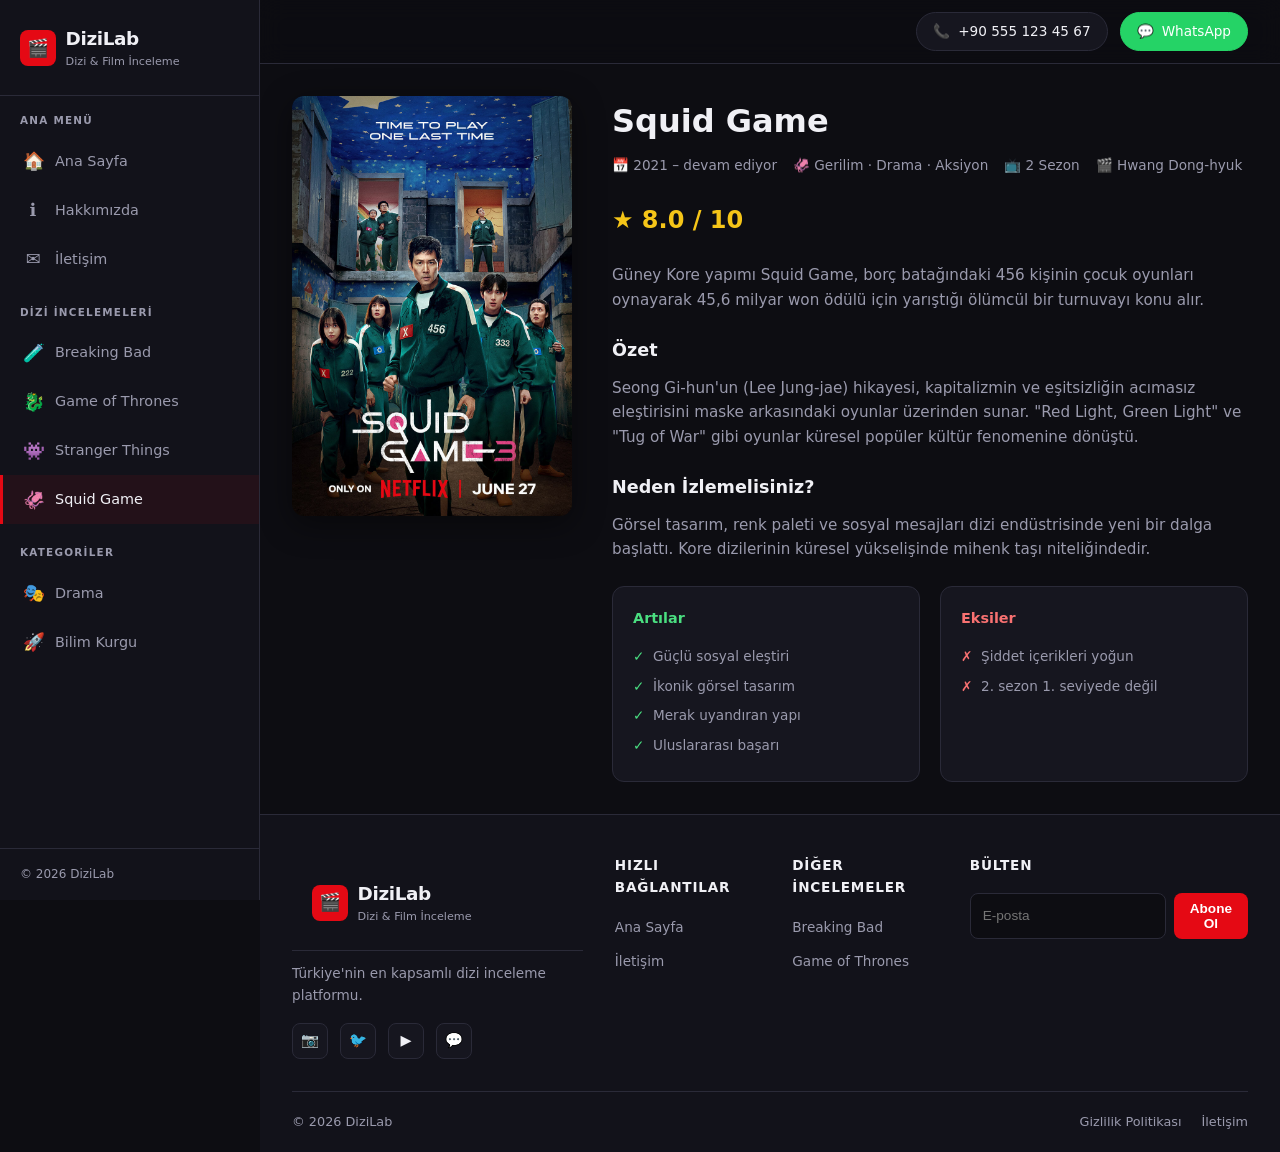
<file: diziler/squid-game.html>
<!DOCTYPE html>
<html lang="tr">
<head>
  <meta charset="UTF-8">
  <meta name="viewport" content="width=device-width, initial-scale=1.0">
  <meta name="description" content="Squid Game dizi incelemesi — puan, özet ve izleme önerisi.">
  <title>Squid Game İncelemesi | DiziLab</title>
  <link rel="stylesheet" href="../css/style.css">
</head>
<body>
  <div class="sidebar-overlay"></div>
  <div class="layout">
    <aside class="sidebar">
      <div class="sidebar-logo">
        <a href="../index.html"><div class="logo-icon">🎬</div><div><h1>DiziLab</h1><span>Dizi & Film İnceleme</span></div></a>
      </div>
      <nav class="sidebar-nav">
        <div class="nav-section">
          <div class="nav-section-title">Ana Menü</div>
          <a href="../index.html" class="nav-link"><span class="icon">🏠</span> Ana Sayfa</a>
          <a href="../hakkimizda.html" class="nav-link"><span class="icon">ℹ️</span> Hakkımızda</a>
          <a href="../iletisim.html" class="nav-link"><span class="icon">✉️</span> İletişim</a>
        </div>
        <div class="nav-section">
          <div class="nav-section-title">Dizi İncelemeleri</div>
          <a href="breaking-bad.html" class="nav-link"><span class="icon">🧪</span> Breaking Bad</a>
          <a href="game-of-thrones.html" class="nav-link"><span class="icon">🐉</span> Game of Thrones</a>
          <a href="stranger-things.html" class="nav-link"><span class="icon">👾</span> Stranger Things</a>
          <a href="squid-game.html" class="nav-link active"><span class="icon">🦑</span> Squid Game</a>
        </div>
        <div class="nav-section">
          <div class="nav-section-title">Kategoriler</div>
          <a href="../kategoriler/drama.html" class="nav-link"><span class="icon">🎭</span> Drama</a>
          <a href="../kategoriler/bilim-kurgu.html" class="nav-link"><span class="icon">🚀</span> Bilim Kurgu</a>
        </div>
      </nav>
      <div class="sidebar-footer">© 2026 DiziLab</div>
    </aside>

    <div class="main-wrapper">
      <header class="topbar">
        <button class="menu-toggle" aria-label="Menüyü aç">☰</button>
        <div class="contact-links">
          <a href="tel:+905551234567" class="contact-btn phone">📞 <span class="label">+90 555 123 45 67</span></a>
          <a href="https://wa.me/905551234567" target="_blank" rel="noopener" class="contact-btn whatsapp">💬 <span class="label">WhatsApp</span></a>
        </div>
      </header>

      <main>
        <article class="review-detail">
          <div class="review-poster">
            <img src="../images/squid-game.jpg" alt="Squid Game kapak">
          </div>
          <div class="review-info">
            <h2>Squid Game</h2>
            <div class="review-meta">
              <span>📅 2021 – devam ediyor</span>
              <span>🦑 Gerilim · Drama · Aksiyon</span>
              <span>📺 2 Sezon</span>
              <span>🎬 Hwang Dong-hyuk</span>
            </div>
            <div class="rating-large">★ 8.0 / 10</div>
            <div class="review-content">
              <p>Güney Kore yapımı Squid Game, borç batağındaki 456 kişinin çocuk oyunları oynayarak 45,6 milyar won ödülü için yarıştığı ölümcül bir turnuvayı konu alır.</p>
              <h3>Özet</h3>
              <p>Seong Gi-hun'un (Lee Jung-jae) hikayesi, kapitalizmin ve eşitsizliğin acımasız eleştirisini maske arkasındaki oyunlar üzerinden sunar. "Red Light, Green Light" ve "Tug of War" gibi oyunlar küresel popüler kültür fenomenine dönüştü.</p>
              <h3>Neden İzlemelisiniz?</h3>
              <p>Görsel tasarım, renk paleti ve sosyal mesajları dizi endüstrisinde yeni bir dalga başlattı. Kore dizilerinin küresel yükselişinde mihenk taşı niteliğindedir.</p>
              <div class="pros-cons">
                <div class="pros-cons-box pros">
                  <h4>Artılar</h4>
                  <ul>
                    <li>Güçlü sosyal eleştiri</li>
                    <li>İkonik görsel tasarım</li>
                    <li>Merak uyandıran yapı</li>
                    <li>Uluslararası başarı</li>
                  </ul>
                </div>
                <div class="pros-cons-box cons">
                  <h4>Eksiler</h4>
                  <ul>
                    <li>Şiddet içerikleri yoğun</li>
                    <li>2. sezon 1. seviyede değil</li>
                  </ul>
                </div>
              </div>
            </div>
          </div>
        </article>
      </main>

      <footer class="site-footer">
        <div class="footer-grid">
          <div class="footer-brand">
            <div class="sidebar-logo"><a href="../index.html"><div class="logo-icon">🎬</div><div><h1>DiziLab</h1><span>Dizi & Film İnceleme</span></div></a></div>
            <p>Türkiye'nin en kapsamlı dizi inceleme platformu.</p>
            <div class="footer-social"><a href="#" class="social-icon">📷</a><a href="#" class="social-icon">🐦</a><a href="#" class="social-icon">▶️</a><a href="https://wa.me/905551234567" class="social-icon">💬</a></div>
          </div>
          <div class="footer-col"><h4>Hızlı Bağlantılar</h4><ul><li><a href="../index.html">Ana Sayfa</a></li><li><a href="../iletisim.html">İletişim</a></li></ul></div>
          <div class="footer-col"><h4>Diğer İncelemeler</h4><ul><li><a href="breaking-bad.html">Breaking Bad</a></li><li><a href="game-of-thrones.html">Game of Thrones</a></li></ul></div>
          <div class="footer-col"><h4>Bülten</h4><form class="footer-newsletter"><input type="email" placeholder="E-posta" required><button type="submit">Abone Ol</button></form></div>
        </div>
        <div class="footer-bottom"><span>© 2026 DiziLab</span><div class="footer-bottom-links"><a href="#">Gizlilik Politikası</a><a href="../iletisim.html">İletişim</a></div></div>
      </footer>
    </div>
  </div>
  <script src="../js/main.js"></script>
</body>
</html>
</file>
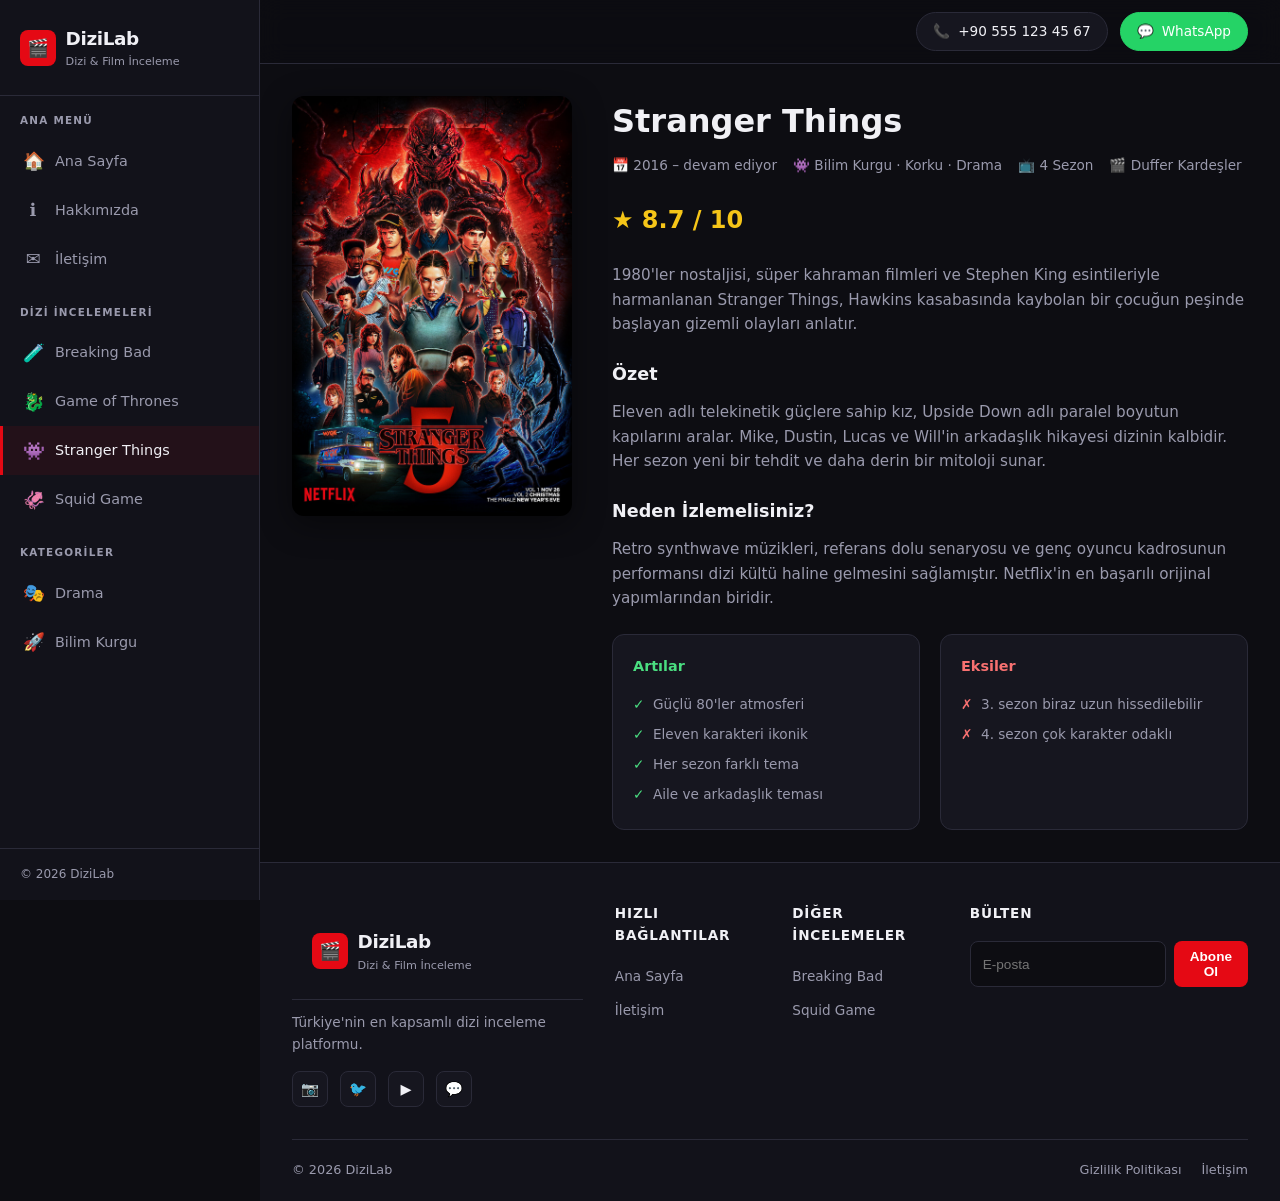
<file: diziler/stranger-things.html>
<!DOCTYPE html>
<html lang="tr">
<head>
  <meta charset="UTF-8">
  <meta name="viewport" content="width=device-width, initial-scale=1.0">
  <meta name="description" content="Stranger Things dizi incelemesi — puan, özet ve izleme önerisi.">
  <title>Stranger Things İncelemesi | DiziLab</title>
  <link rel="stylesheet" href="../css/style.css">
</head>
<body>
  <div class="sidebar-overlay"></div>
  <div class="layout">
    <aside class="sidebar">
      <div class="sidebar-logo">
        <a href="../index.html"><div class="logo-icon">🎬</div><div><h1>DiziLab</h1><span>Dizi & Film İnceleme</span></div></a>
      </div>
      <nav class="sidebar-nav">
        <div class="nav-section">
          <div class="nav-section-title">Ana Menü</div>
          <a href="../index.html" class="nav-link"><span class="icon">🏠</span> Ana Sayfa</a>
          <a href="../hakkimizda.html" class="nav-link"><span class="icon">ℹ️</span> Hakkımızda</a>
          <a href="../iletisim.html" class="nav-link"><span class="icon">✉️</span> İletişim</a>
        </div>
        <div class="nav-section">
          <div class="nav-section-title">Dizi İncelemeleri</div>
          <a href="breaking-bad.html" class="nav-link"><span class="icon">🧪</span> Breaking Bad</a>
          <a href="game-of-thrones.html" class="nav-link"><span class="icon">🐉</span> Game of Thrones</a>
          <a href="stranger-things.html" class="nav-link active"><span class="icon">👾</span> Stranger Things</a>
          <a href="squid-game.html" class="nav-link"><span class="icon">🦑</span> Squid Game</a>
        </div>
        <div class="nav-section">
          <div class="nav-section-title">Kategoriler</div>
          <a href="../kategoriler/drama.html" class="nav-link"><span class="icon">🎭</span> Drama</a>
          <a href="../kategoriler/bilim-kurgu.html" class="nav-link"><span class="icon">🚀</span> Bilim Kurgu</a>
        </div>
      </nav>
      <div class="sidebar-footer">© 2026 DiziLab</div>
    </aside>

    <div class="main-wrapper">
      <header class="topbar">
        <button class="menu-toggle" aria-label="Menüyü aç">☰</button>
        <div class="contact-links">
          <a href="tel:+905551234567" class="contact-btn phone">📞 <span class="label">+90 555 123 45 67</span></a>
          <a href="https://wa.me/905551234567" target="_blank" rel="noopener" class="contact-btn whatsapp">💬 <span class="label">WhatsApp</span></a>
        </div>
      </header>

      <main>
        <article class="review-detail">
          <div class="review-poster">
            <img src="../images/stranger-things.jpg" alt="Stranger Things kapak">
          </div>
          <div class="review-info">
            <h2>Stranger Things</h2>
            <div class="review-meta">
              <span>📅 2016 – devam ediyor</span>
              <span>👾 Bilim Kurgu · Korku · Drama</span>
              <span>📺 4 Sezon</span>
              <span>🎬 Duffer Kardeşler</span>
            </div>
            <div class="rating-large">★ 8.7 / 10</div>
            <div class="review-content">
              <p>1980'ler nostaljisi, süper kahraman filmleri ve Stephen King esintileriyle harmanlanan Stranger Things, Hawkins kasabasında kaybolan bir çocuğun peşinde başlayan gizemli olayları anlatır.</p>
              <h3>Özet</h3>
              <p>Eleven adlı telekinetik güçlere sahip kız, Upside Down adlı paralel boyutun kapılarını aralar. Mike, Dustin, Lucas ve Will'in arkadaşlık hikayesi dizinin kalbidir. Her sezon yeni bir tehdit ve daha derin bir mitoloji sunar.</p>
              <h3>Neden İzlemelisiniz?</h3>
              <p>Retro synthwave müzikleri, referans dolu senaryosu ve genç oyuncu kadrosunun performansı dizi kültü haline gelmesini sağlamıştır. Netflix'in en başarılı orijinal yapımlarından biridir.</p>
              <div class="pros-cons">
                <div class="pros-cons-box pros">
                  <h4>Artılar</h4>
                  <ul>
                    <li>Güçlü 80'ler atmosferi</li>
                    <li>Eleven karakteri ikonik</li>
                    <li>Her sezon farklı tema</li>
                    <li>Aile ve arkadaşlık teması</li>
                  </ul>
                </div>
                <div class="pros-cons-box cons">
                  <h4>Eksiler</h4>
                  <ul>
                    <li>3. sezon biraz uzun hissedilebilir</li>
                    <li>4. sezon çok karakter odaklı</li>
                  </ul>
                </div>
              </div>
            </div>
          </div>
        </article>
      </main>

      <footer class="site-footer">
        <div class="footer-grid">
          <div class="footer-brand">
            <div class="sidebar-logo"><a href="../index.html"><div class="logo-icon">🎬</div><div><h1>DiziLab</h1><span>Dizi & Film İnceleme</span></div></a></div>
            <p>Türkiye'nin en kapsamlı dizi inceleme platformu.</p>
            <div class="footer-social"><a href="#" class="social-icon">📷</a><a href="#" class="social-icon">🐦</a><a href="#" class="social-icon">▶️</a><a href="https://wa.me/905551234567" class="social-icon">💬</a></div>
          </div>
          <div class="footer-col"><h4>Hızlı Bağlantılar</h4><ul><li><a href="../index.html">Ana Sayfa</a></li><li><a href="../iletisim.html">İletişim</a></li></ul></div>
          <div class="footer-col"><h4>Diğer İncelemeler</h4><ul><li><a href="breaking-bad.html">Breaking Bad</a></li><li><a href="squid-game.html">Squid Game</a></li></ul></div>
          <div class="footer-col"><h4>Bülten</h4><form class="footer-newsletter"><input type="email" placeholder="E-posta" required><button type="submit">Abone Ol</button></form></div>
        </div>
        <div class="footer-bottom"><span>© 2026 DiziLab</span><div class="footer-bottom-links"><a href="#">Gizlilik Politikası</a><a href="../iletisim.html">İletişim</a></div></div>
      </footer>
    </div>
  </div>
  <script src="../js/main.js"></script>
</body>
</html>
</file>
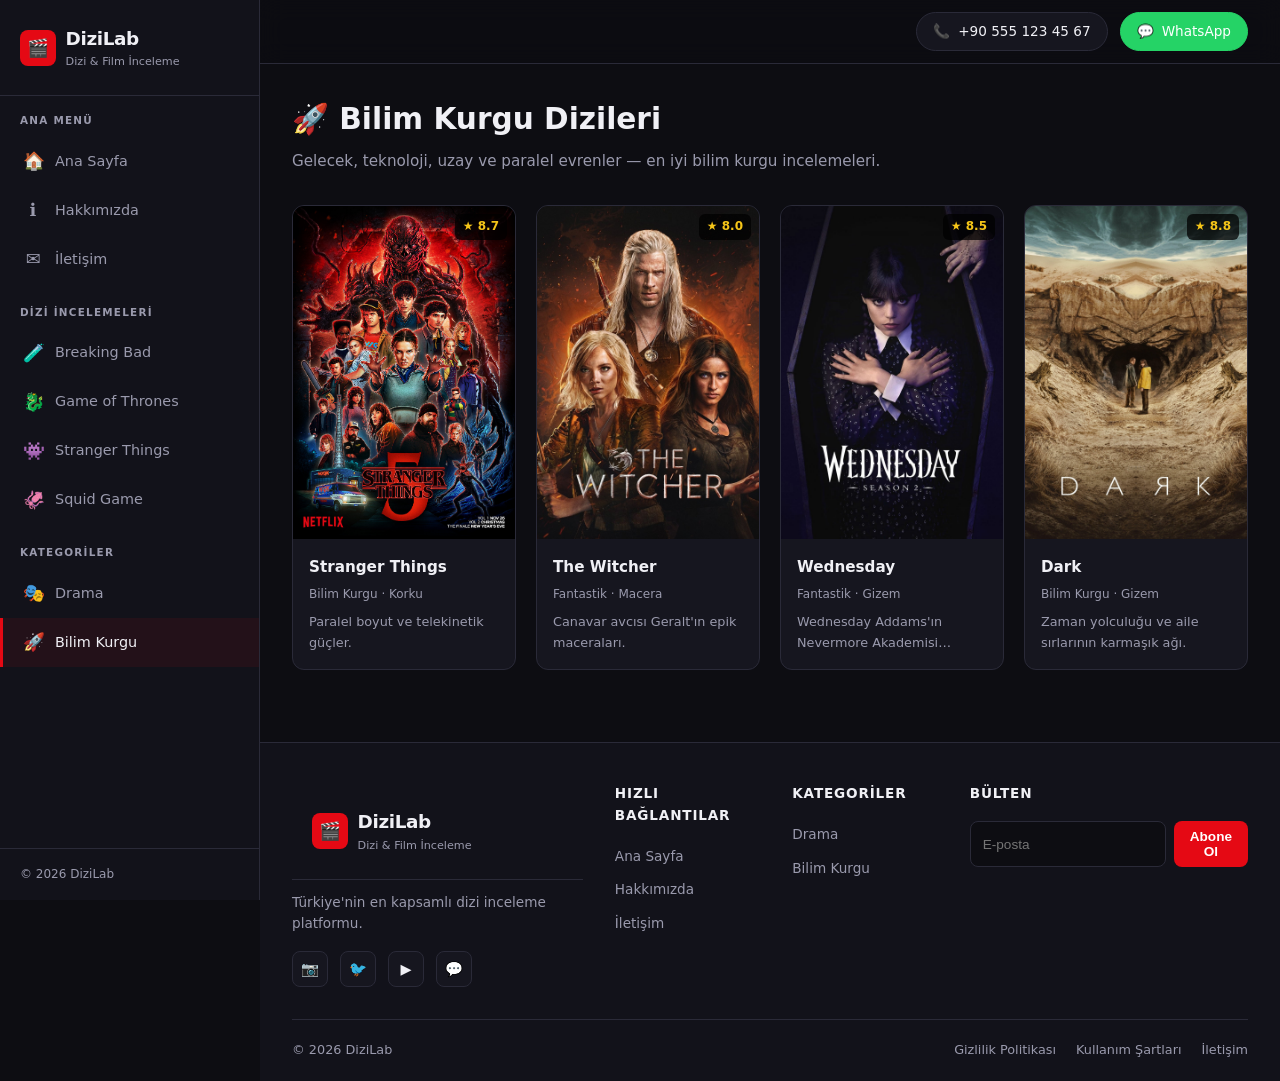
<file: kategoriler/bilim-kurgu.html>
<!DOCTYPE html>
<html lang="tr">
<head>
  <meta charset="UTF-8">
  <meta name="viewport" content="width=device-width, initial-scale=1.0">
  <meta name="description" content="Bilim kurgu kategorisindeki en iyi dizi incelemeleri.">
  <title>Bilim Kurgu Dizileri | DiziLab</title>
  <link rel="stylesheet" href="../css/style.css">
</head>
<body>
  <div class="sidebar-overlay"></div>
  <div class="layout">
    <aside class="sidebar">
      <div class="sidebar-logo">
        <a href="../index.html"><div class="logo-icon">🎬</div><div><h1>DiziLab</h1><span>Dizi & Film İnceleme</span></div></a>
      </div>
      <nav class="sidebar-nav">
        <div class="nav-section">
          <div class="nav-section-title">Ana Menü</div>
          <a href="../index.html" class="nav-link"><span class="icon">🏠</span> Ana Sayfa</a>
          <a href="../hakkimizda.html" class="nav-link"><span class="icon">ℹ️</span> Hakkımızda</a>
          <a href="../iletisim.html" class="nav-link"><span class="icon">✉️</span> İletişim</a>
        </div>
        <div class="nav-section">
          <div class="nav-section-title">Dizi İncelemeleri</div>
          <a href="../diziler/breaking-bad.html" class="nav-link"><span class="icon">🧪</span> Breaking Bad</a>
          <a href="../diziler/game-of-thrones.html" class="nav-link"><span class="icon">🐉</span> Game of Thrones</a>
          <a href="../diziler/stranger-things.html" class="nav-link"><span class="icon">👾</span> Stranger Things</a>
          <a href="../diziler/squid-game.html" class="nav-link"><span class="icon">🦑</span> Squid Game</a>
        </div>
        <div class="nav-section">
          <div class="nav-section-title">Kategoriler</div>
          <a href="drama.html" class="nav-link"><span class="icon">🎭</span> Drama</a>
          <a href="bilim-kurgu.html" class="nav-link active"><span class="icon">🚀</span> Bilim Kurgu</a>
        </div>
      </nav>
      <div class="sidebar-footer">© 2026 DiziLab</div>
    </aside>

    <div class="main-wrapper">
      <header class="topbar">
        <button class="menu-toggle" aria-label="Menüyü aç">☰</button>
        <div class="contact-links">
          <a href="tel:+905551234567" class="contact-btn phone">📞 <span class="label">+90 555 123 45 67</span></a>
          <a href="https://wa.me/905551234567" target="_blank" rel="noopener" class="contact-btn whatsapp">💬 <span class="label">WhatsApp</span></a>
        </div>
      </header>

      <main>
        <div class="page-header">
          <h2>🚀 Bilim Kurgu Dizileri</h2>
          <p>Gelecek, teknoloji, uzay ve paralel evrenler — en iyi bilim kurgu incelemeleri.</p>
        </div>

        <div class="card-grid">
          <a href="../diziler/stranger-things.html" class="card">
            <div class="card-poster">
              <img src="../images/stranger-things.jpg" alt="Stranger Things">
              <span class="card-rating">★ 8.7</span>
            </div>
            <div class="card-body">
              <h3>Stranger Things</h3>
              <div class="card-meta">Bilim Kurgu · Korku</div>
              <p>Paralel boyut ve telekinetik güçler.</p>
            </div>
          </a>

          <a href="#" class="card">
            <div class="card-poster">
              <img src="../images/the-witcher.jpg" alt="The Witcher">
              <span class="card-rating">★ 8.0</span>
            </div>
            <div class="card-body">
              <h3>The Witcher</h3>
              <div class="card-meta">Fantastik · Macera</div>
              <p>Canavar avcısı Geralt'ın epik maceraları.</p>
            </div>
          </a>

          <a href="#" class="card">
            <div class="card-poster">
              <img src="../images/wednesday.jpg" alt="Wednesday">
              <span class="card-rating">★ 8.5</span>
            </div>
            <div class="card-body">
              <h3>Wednesday</h3>
              <div class="card-meta">Fantastik · Gizem</div>
              <p>Wednesday Addams'ın Nevermore Akademisi macerası.</p>
            </div>
          </a>

          <a href="#" class="card">
            <div class="card-poster">
              <img src="../images/dark.jpg" alt="Dark">
              <span class="card-rating">★ 8.8</span>
            </div>
            <div class="card-body">
              <h3>Dark</h3>
              <div class="card-meta">Bilim Kurgu · Gizem</div>
              <p>Zaman yolculuğu ve aile sırlarının karmaşık ağı.</p>
            </div>
          </a>
        </div>
      </main>

      <footer class="site-footer">
        <div class="footer-grid">
          <div class="footer-brand">
            <div class="sidebar-logo"><a href="../index.html"><div class="logo-icon">🎬</div><div><h1>DiziLab</h1><span>Dizi & Film İnceleme</span></div></a></div>
            <p>Türkiye'nin en kapsamlı dizi inceleme platformu.</p>
            <div class="footer-social"><a href="#" class="social-icon">📷</a><a href="#" class="social-icon">🐦</a><a href="#" class="social-icon">▶️</a><a href="https://wa.me/905551234567" class="social-icon">💬</a></div>
          </div>
          <div class="footer-col"><h4>Hızlı Bağlantılar</h4><ul><li><a href="../index.html">Ana Sayfa</a></li><li><a href="../hakkimizda.html">Hakkımızda</a></li><li><a href="../iletisim.html">İletişim</a></li></ul></div>
          <div class="footer-col"><h4>Kategoriler</h4><ul><li><a href="drama.html">Drama</a></li><li><a href="bilim-kurgu.html">Bilim Kurgu</a></li></ul></div>
          <div class="footer-col"><h4>Bülten</h4><form class="footer-newsletter"><input type="email" placeholder="E-posta" required><button type="submit">Abone Ol</button></form></div>
        </div>
        <div class="footer-bottom"><span>© 2026 DiziLab</span><div class="footer-bottom-links"><a href="#">Gizlilik Politikası</a><a href="#">Kullanım Şartları</a><a href="../iletisim.html">İletişim</a></div></div>
      </footer>
    </div>
  </div>
  <script src="../js/main.js"></script>
</body>
</html>
</file>
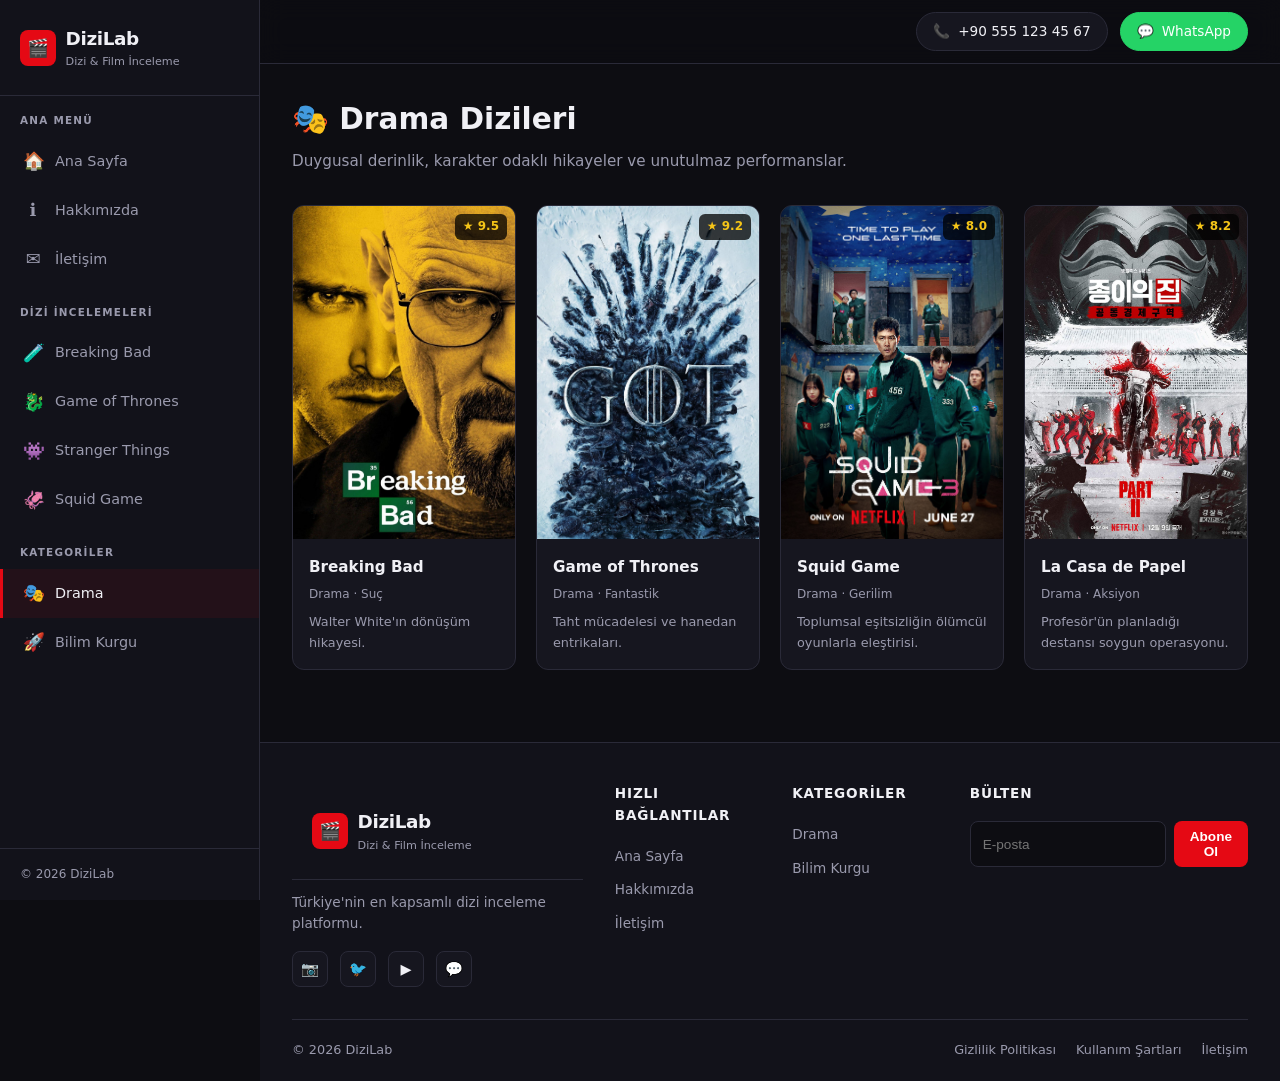
<file: kategoriler/drama.html>
<!DOCTYPE html>
<html lang="tr">
<head>
  <meta charset="UTF-8">
  <meta name="viewport" content="width=device-width, initial-scale=1.0">
  <meta name="description" content="Drama kategorisindeki en iyi dizi incelemeleri.">
  <title>Drama Dizileri | DiziLab</title>
  <link rel="stylesheet" href="../css/style.css">
</head>
<body>
  <div class="sidebar-overlay"></div>
  <div class="layout">
    <aside class="sidebar">
      <div class="sidebar-logo">
        <a href="../index.html"><div class="logo-icon">🎬</div><div><h1>DiziLab</h1><span>Dizi & Film İnceleme</span></div></a>
      </div>
      <nav class="sidebar-nav">
        <div class="nav-section">
          <div class="nav-section-title">Ana Menü</div>
          <a href="../index.html" class="nav-link"><span class="icon">🏠</span> Ana Sayfa</a>
          <a href="../hakkimizda.html" class="nav-link"><span class="icon">ℹ️</span> Hakkımızda</a>
          <a href="../iletisim.html" class="nav-link"><span class="icon">✉️</span> İletişim</a>
        </div>
        <div class="nav-section">
          <div class="nav-section-title">Dizi İncelemeleri</div>
          <a href="../diziler/breaking-bad.html" class="nav-link"><span class="icon">🧪</span> Breaking Bad</a>
          <a href="../diziler/game-of-thrones.html" class="nav-link"><span class="icon">🐉</span> Game of Thrones</a>
          <a href="../diziler/stranger-things.html" class="nav-link"><span class="icon">👾</span> Stranger Things</a>
          <a href="../diziler/squid-game.html" class="nav-link"><span class="icon">🦑</span> Squid Game</a>
        </div>
        <div class="nav-section">
          <div class="nav-section-title">Kategoriler</div>
          <a href="drama.html" class="nav-link active"><span class="icon">🎭</span> Drama</a>
          <a href="bilim-kurgu.html" class="nav-link"><span class="icon">🚀</span> Bilim Kurgu</a>
        </div>
      </nav>
      <div class="sidebar-footer">© 2026 DiziLab</div>
    </aside>

    <div class="main-wrapper">
      <header class="topbar">
        <button class="menu-toggle" aria-label="Menüyü aç">☰</button>
        <div class="contact-links">
          <a href="tel:+905551234567" class="contact-btn phone">📞 <span class="label">+90 555 123 45 67</span></a>
          <a href="https://wa.me/905551234567" target="_blank" rel="noopener" class="contact-btn whatsapp">💬 <span class="label">WhatsApp</span></a>
        </div>
      </header>

      <main>
        <div class="page-header">
          <h2>🎭 Drama Dizileri</h2>
          <p>Duygusal derinlik, karakter odaklı hikayeler ve unutulmaz performanslar.</p>
        </div>

        <div class="card-grid">
          <a href="../diziler/breaking-bad.html" class="card">
            <div class="card-poster">
              <img src="../images/breaking-bad.jpg" alt="Breaking Bad">
              <span class="card-rating">★ 9.5</span>
            </div>
            <div class="card-body">
              <h3>Breaking Bad</h3>
              <div class="card-meta">Drama · Suç</div>
              <p>Walter White'ın dönüşüm hikayesi.</p>
            </div>
          </a>

          <a href="../diziler/game-of-thrones.html" class="card">
            <div class="card-poster">
              <img src="../images/game-of-thrones.jpg" alt="Game of Thrones">
              <span class="card-rating">★ 9.2</span>
            </div>
            <div class="card-body">
              <h3>Game of Thrones</h3>
              <div class="card-meta">Drama · Fantastik</div>
              <p>Taht mücadelesi ve hanedan entrikaları.</p>
            </div>
          </a>

          <a href="../diziler/squid-game.html" class="card">
            <div class="card-poster">
              <img src="../images/squid-game.jpg" alt="Squid Game">
              <span class="card-rating">★ 8.0</span>
            </div>
            <div class="card-body">
              <h3>Squid Game</h3>
              <div class="card-meta">Drama · Gerilim</div>
              <p>Toplumsal eşitsizliğin ölümcül oyunlarla eleştirisi.</p>
            </div>
          </a>

          <a href="#" class="card">
            <div class="card-poster">
              <img src="../images/money-heist.jpg" alt="La Casa de Papel">
              <span class="card-rating">★ 8.2</span>
            </div>
            <div class="card-body">
              <h3>La Casa de Papel</h3>
              <div class="card-meta">Drama · Aksiyon</div>
              <p>Profesör'ün planladığı destansı soygun operasyonu.</p>
            </div>
          </a>
        </div>
      </main>

      <footer class="site-footer">
        <div class="footer-grid">
          <div class="footer-brand">
            <div class="sidebar-logo"><a href="../index.html"><div class="logo-icon">🎬</div><div><h1>DiziLab</h1><span>Dizi & Film İnceleme</span></div></a></div>
            <p>Türkiye'nin en kapsamlı dizi inceleme platformu.</p>
            <div class="footer-social"><a href="#" class="social-icon">📷</a><a href="#" class="social-icon">🐦</a><a href="#" class="social-icon">▶️</a><a href="https://wa.me/905551234567" class="social-icon">💬</a></div>
          </div>
          <div class="footer-col"><h4>Hızlı Bağlantılar</h4><ul><li><a href="../index.html">Ana Sayfa</a></li><li><a href="../hakkimizda.html">Hakkımızda</a></li><li><a href="../iletisim.html">İletişim</a></li></ul></div>
          <div class="footer-col"><h4>Kategoriler</h4><ul><li><a href="drama.html">Drama</a></li><li><a href="bilim-kurgu.html">Bilim Kurgu</a></li></ul></div>
          <div class="footer-col"><h4>Bülten</h4><form class="footer-newsletter"><input type="email" placeholder="E-posta" required><button type="submit">Abone Ol</button></form></div>
        </div>
        <div class="footer-bottom"><span>© 2026 DiziLab</span><div class="footer-bottom-links"><a href="#">Gizlilik Politikası</a><a href="#">Kullanım Şartları</a><a href="../iletisim.html">İletişim</a></div></div>
      </footer>
    </div>
  </div>
  <script src="../js/main.js"></script>
</body>
</html>
</file>
<file: css/style.css>
/* ===== DiziLab — Dizi İnceleme Sitesi ===== */
:root {
  --bg-dark: #0d0d12;
  --bg-card: #16161f;
  --bg-sidebar: #12121a;
  --accent: #e50914;
  --accent-hover: #ff1a25;
  --gold: #f5c518;
  --text: #f0f0f5;
  --text-muted: #9a9aad;
  --border: #2a2a38;
  --sidebar-width: 260px;
  --header-height: 64px;
  --radius: 12px;
  --shadow: 0 8px 32px rgba(0, 0, 0, 0.45);
  --transition: 0.25s ease;
}

*,
*::before,
*::after {
  box-sizing: border-box;
  margin: 0;
  padding: 0;
}

html {
  scroll-behavior: smooth;
}

body {
  font-family: "Segoe UI", system-ui, -apple-system, sans-serif;
  background: var(--bg-dark);
  color: var(--text);
  line-height: 1.6;
  min-height: 100vh;
}

a {
  color: inherit;
  text-decoration: none;
}

img {
  max-width: 100%;
  display: block;
}

/* ===== Layout ===== */
.layout {
  display: flex;
  min-height: 100vh;
}

/* ===== Sidebar ===== */
.sidebar {
  width: var(--sidebar-width);
  background: var(--bg-sidebar);
  border-right: 1px solid var(--border);
  position: fixed;
  top: 0;
  left: 0;
  height: 100vh;
  overflow-y: auto;
  z-index: 100;
  display: flex;
  flex-direction: column;
  transition: transform var(--transition);
}

.sidebar-logo {
  padding: 1.5rem 1.25rem;
  border-bottom: 1px solid var(--border);
}

.sidebar-logo a {
  display: flex;
  align-items: center;
  gap: 0.6rem;
}

.sidebar-logo .logo-icon {
  width: 36px;
  height: 36px;
  background: var(--accent);
  border-radius: 8px;
  display: flex;
  align-items: center;
  justify-content: center;
  font-size: 1.1rem;
}

.sidebar-logo h1 {
  font-size: 1.15rem;
  font-weight: 700;
  letter-spacing: -0.02em;
}

.sidebar-logo span {
  display: block;
  font-size: 0.7rem;
  color: var(--text-muted);
  font-weight: 400;
}

.sidebar-nav {
  flex: 1;
  padding: 1rem 0;
}

.nav-section {
  margin-bottom: 1.25rem;
}

.nav-section-title {
  font-size: 0.65rem;
  text-transform: uppercase;
  letter-spacing: 0.12em;
  color: var(--text-muted);
  padding: 0 1.25rem 0.5rem;
  font-weight: 600;
}

.nav-link {
  display: flex;
  align-items: center;
  gap: 0.75rem;
  padding: 0.65rem 1.25rem;
  color: var(--text-muted);
  font-size: 0.9rem;
  transition: all var(--transition);
  border-left: 3px solid transparent;
}

.nav-link:hover,
.nav-link.active {
  color: var(--text);
  background: rgba(229, 9, 20, 0.08);
  border-left-color: var(--accent);
}

.nav-link .icon {
  font-size: 1.1rem;
  width: 1.25rem;
  text-align: center;
}

.sidebar-footer {
  padding: 1rem 1.25rem;
  border-top: 1px solid var(--border);
  font-size: 0.75rem;
  color: var(--text-muted);
}

/* ===== Main area ===== */
.main-wrapper {
  margin-left: var(--sidebar-width);
  flex: 1;
  display: flex;
  flex-direction: column;
  min-height: 100vh;
}

/* ===== Top bar ===== */
.topbar {
  height: var(--header-height);
  background: rgba(13, 13, 18, 0.92);
  backdrop-filter: blur(12px);
  border-bottom: 1px solid var(--border);
  display: flex;
  align-items: center;
  justify-content: flex-end;
  padding: 0 2rem;
  position: sticky;
  top: 0;
  z-index: 50;
}

.contact-links {
  display: flex;
  align-items: center;
  gap: 0.75rem;
}

.contact-btn {
  display: inline-flex;
  align-items: center;
  gap: 0.5rem;
  padding: 0.45rem 1rem;
  border-radius: 999px;
  font-size: 0.85rem;
  font-weight: 500;
  transition: all var(--transition);
  border: 1px solid var(--border);
}

.contact-btn.phone {
  background: var(--bg-card);
  color: var(--text);
}

.contact-btn.phone:hover {
  border-color: var(--gold);
  color: var(--gold);
}

.contact-btn.whatsapp {
  background: #25d366;
  border-color: #25d366;
  color: #fff;
}

.contact-btn.whatsapp:hover {
  background: #1ebe57;
  transform: translateY(-1px);
}

.menu-toggle {
  display: none;
  background: none;
  border: 1px solid var(--border);
  color: var(--text);
  padding: 0.4rem 0.6rem;
  border-radius: 8px;
  cursor: pointer;
  font-size: 1.2rem;
  margin-right: auto;
}

/* ===== Main content ===== */
main {
  flex: 1;
  padding: 2rem;
}

.page-banner {
  position: relative;
  border-radius: var(--radius);
  overflow: hidden;
  margin-bottom: 2rem;
  min-height: 220px;
  display: flex;
  align-items: flex-end;
}

.page-banner img {
  position: absolute;
  inset: 0;
  width: 100%;
  height: 100%;
  object-fit: cover;
}

.page-banner::after {
  content: "";
  position: absolute;
  inset: 0;
  background: linear-gradient(to top, rgba(13, 13, 18, 0.95) 0%, rgba(13, 13, 18, 0.35) 100%);
}

.page-banner-content {
  position: relative;
  z-index: 1;
  padding: 2rem;
}

.page-banner-content h2 {
  font-size: 1.85rem;
  margin-bottom: 0.35rem;
}

.page-banner-content p {
  color: var(--text-muted);
}

.page-header {
  margin-bottom: 2rem;
}

.page-header h2 {
  font-size: 1.85rem;
  font-weight: 700;
  margin-bottom: 0.35rem;
}

.page-header p {
  color: var(--text-muted);
  font-size: 0.95rem;
}

/* Hero */
.hero {
  background: linear-gradient(135deg, rgba(229, 9, 20, 0.15) 0%, rgba(13, 13, 18, 0) 60%),
    var(--bg-card);
  border: 1px solid var(--border);
  border-radius: var(--radius);
  padding: 2.5rem;
  margin-bottom: 2.5rem;
  display: grid;
  grid-template-columns: 1fr 280px;
  gap: 2rem;
  align-items: center;
}

.hero-content h2 {
  font-size: 2rem;
  margin-bottom: 0.75rem;
  line-height: 1.2;
}

.hero-content p {
  color: var(--text-muted);
  margin-bottom: 1.25rem;
  max-width: 520px;
}

.hero-badge {
  display: inline-block;
  background: var(--accent);
  color: #fff;
  font-size: 0.7rem;
  font-weight: 700;
  text-transform: uppercase;
  letter-spacing: 0.08em;
  padding: 0.25rem 0.65rem;
  border-radius: 4px;
  margin-bottom: 0.75rem;
}

.hero-poster img {
  border-radius: var(--radius);
  box-shadow: var(--shadow);
  width: 100%;
  aspect-ratio: 2/3;
  object-fit: cover;
  min-height: 320px;
  background: var(--bg-dark);
}

.btn {
  display: inline-flex;
  align-items: center;
  gap: 0.4rem;
  padding: 0.6rem 1.25rem;
  border-radius: 8px;
  font-size: 0.9rem;
  font-weight: 600;
  transition: all var(--transition);
  cursor: pointer;
  border: none;
}

.btn-primary {
  background: var(--accent);
  color: #fff;
}

.btn-primary:hover {
  background: var(--accent-hover);
  transform: translateY(-1px);
}

.btn-outline {
  background: transparent;
  border: 1px solid var(--border);
  color: var(--text);
}

.btn-outline:hover {
  border-color: var(--text-muted);
}

/* Grid cards */
.section-title {
  font-size: 1.25rem;
  font-weight: 700;
  margin-bottom: 1.25rem;
  display: flex;
  align-items: center;
  gap: 0.5rem;
}

.section-title::before {
  content: "";
  width: 4px;
  height: 1.25rem;
  background: var(--accent);
  border-radius: 2px;
}

.card-grid {
  display: grid;
  grid-template-columns: repeat(auto-fill, minmax(200px, 1fr));
  gap: 1.25rem;
  margin-bottom: 2.5rem;
}

.card {
  background: var(--bg-card);
  border: 1px solid var(--border);
  border-radius: var(--radius);
  overflow: hidden;
  transition: all var(--transition);
}

.card:hover {
  transform: translateY(-4px);
  border-color: rgba(229, 9, 20, 0.4);
  box-shadow: var(--shadow);
}

.card-poster {
  position: relative;
  overflow: hidden;
}

.card-poster img {
  width: 100%;
  aspect-ratio: 2/3;
  object-fit: cover;
  transition: transform 0.4s ease;
  background: var(--bg-dark);
  min-height: 280px;
}

.card:hover .card-poster img {
  transform: scale(1.05);
}

.card-rating {
  position: absolute;
  top: 0.5rem;
  right: 0.5rem;
  background: rgba(0, 0, 0, 0.75);
  color: var(--gold);
  font-size: 0.75rem;
  font-weight: 700;
  padding: 0.2rem 0.5rem;
  border-radius: 6px;
  display: flex;
  align-items: center;
  gap: 0.2rem;
}

.card-body {
  padding: 1rem;
}

.card-body h3 {
  font-size: 0.95rem;
  font-weight: 600;
  margin-bottom: 0.35rem;
}

.card-meta {
  font-size: 0.75rem;
  color: var(--text-muted);
  margin-bottom: 0.5rem;
}

.card-body p {
  font-size: 0.8rem;
  color: var(--text-muted);
  display: -webkit-box;
  -webkit-line-clamp: 2;
  -webkit-box-orient: vertical;
  overflow: hidden;
}

/* Review detail page */
.review-detail {
  display: grid;
  grid-template-columns: 280px 1fr;
  gap: 2.5rem;
  align-items: start;
}

.review-poster img {
  border-radius: var(--radius);
  box-shadow: var(--shadow);
  width: 100%;
  aspect-ratio: 2/3;
  object-fit: cover;
  min-height: 380px;
  background: var(--bg-dark);
}

.about-gallery {
  display: grid;
  grid-template-columns: repeat(3, 1fr);
  gap: 1rem;
  margin: 1.5rem 0;
}

.about-gallery img {
  border-radius: var(--radius);
  aspect-ratio: 2/3;
  object-fit: cover;
  width: 100%;
  border: 1px solid var(--border);
}

.review-info h2 {
  font-size: 2rem;
  margin-bottom: 0.5rem;
}

.review-meta {
  display: flex;
  flex-wrap: wrap;
  gap: 1rem;
  margin-bottom: 1.5rem;
  font-size: 0.85rem;
  color: var(--text-muted);
}

.review-meta span {
  display: inline-flex;
  align-items: center;
  gap: 0.35rem;
}

.rating-large {
  font-size: 1.5rem;
  color: var(--gold);
  font-weight: 700;
  margin-bottom: 1.5rem;
}

.review-content h3 {
  font-size: 1.1rem;
  margin: 1.5rem 0 0.75rem;
  color: var(--text);
}

.review-content p {
  color: var(--text-muted);
  margin-bottom: 1rem;
  font-size: 0.95rem;
}

.pros-cons {
  display: grid;
  grid-template-columns: 1fr 1fr;
  gap: 1.25rem;
  margin-top: 1.5rem;
}

.pros-cons-box {
  background: var(--bg-card);
  border: 1px solid var(--border);
  border-radius: var(--radius);
  padding: 1.25rem;
}

.pros-cons-box h4 {
  font-size: 0.9rem;
  margin-bottom: 0.75rem;
}

.pros-cons-box.pros h4 {
  color: #4ade80;
}

.pros-cons-box.cons h4 {
  color: #f87171;
}

.pros-cons-box ul {
  list-style: none;
  font-size: 0.85rem;
  color: var(--text-muted);
}

.pros-cons-box li {
  padding: 0.25rem 0;
  padding-left: 1.25rem;
  position: relative;
}

.pros-cons-box.pros li::before {
  content: "✓";
  position: absolute;
  left: 0;
  color: #4ade80;
}

.pros-cons-box.cons li::before {
  content: "✗";
  position: absolute;
  left: 0;
  color: #f87171;
}

/* About & Contact */
.content-box {
  background: var(--bg-card);
  border: 1px solid var(--border);
  border-radius: var(--radius);
  padding: 2rem;
  max-width: 720px;
}

.content-box p {
  color: var(--text-muted);
  margin-bottom: 1rem;
}

.contact-form {
  display: grid;
  gap: 1rem;
  max-width: 520px;
  margin-top: 1.5rem;
}

.form-group label {
  display: block;
  font-size: 0.85rem;
  margin-bottom: 0.35rem;
  color: var(--text-muted);
}

.form-group input,
.form-group textarea,
.form-group select {
  width: 100%;
  padding: 0.65rem 0.85rem;
  background: var(--bg-dark);
  border: 1px solid var(--border);
  border-radius: 8px;
  color: var(--text);
  font-family: inherit;
  font-size: 0.9rem;
  transition: border-color var(--transition);
}

.form-group input:focus,
.form-group textarea:focus,
.form-group select:focus {
  outline: none;
  border-color: var(--accent);
}

.form-group textarea {
  min-height: 120px;
  resize: vertical;
}

/* ===== Footer ===== */
.site-footer {
  background: var(--bg-sidebar);
  border-top: 1px solid var(--border);
  padding: 2.5rem 2rem 1.25rem;
}

.footer-grid {
  display: grid;
  grid-template-columns: 2fr 1fr 1fr 1fr;
  gap: 2rem;
  margin-bottom: 2rem;
}

.footer-brand p {
  color: var(--text-muted);
  font-size: 0.85rem;
  margin-top: 0.75rem;
  max-width: 280px;
}

.footer-col h4 {
  font-size: 0.85rem;
  text-transform: uppercase;
  letter-spacing: 0.06em;
  margin-bottom: 1rem;
  color: var(--text);
}

.footer-col ul {
  list-style: none;
}

.footer-col li {
  margin-bottom: 0.5rem;
}

.footer-col a {
  color: var(--text-muted);
  font-size: 0.85rem;
  transition: color var(--transition);
}

.footer-col a:hover {
  color: var(--accent);
}

.footer-social {
  display: flex;
  gap: 0.75rem;
  margin-top: 1rem;
}

.social-icon {
  width: 36px;
  height: 36px;
  border-radius: 8px;
  background: var(--bg-card);
  border: 1px solid var(--border);
  display: flex;
  align-items: center;
  justify-content: center;
  font-size: 0.9rem;
  transition: all var(--transition);
}

.social-icon:hover {
  background: var(--accent);
  border-color: var(--accent);
}

.footer-newsletter {
  display: flex;
  gap: 0.5rem;
  margin-top: 0.75rem;
}

.footer-newsletter input {
  flex: 1;
  padding: 0.5rem 0.75rem;
  background: var(--bg-dark);
  border: 1px solid var(--border);
  border-radius: 8px;
  color: var(--text);
  font-size: 0.85rem;
}

.footer-newsletter button {
  padding: 0.5rem 1rem;
  background: var(--accent);
  color: #fff;
  border: none;
  border-radius: 8px;
  cursor: pointer;
  font-size: 0.85rem;
  font-weight: 600;
}

.footer-bottom {
  border-top: 1px solid var(--border);
  padding-top: 1.25rem;
  display: flex;
  flex-wrap: wrap;
  justify-content: space-between;
  align-items: center;
  gap: 1rem;
  font-size: 0.8rem;
  color: var(--text-muted);
}

.footer-bottom-links {
  display: flex;
  gap: 1.25rem;
}

.footer-bottom-links a:hover {
  color: var(--text);
}

/* Overlay for mobile sidebar */
.sidebar-overlay {
  display: none;
  position: fixed;
  inset: 0;
  background: rgba(0, 0, 0, 0.6);
  z-index: 99;
}

/* ===== Responsive ===== */
@media (max-width: 900px) {
  .hero {
    grid-template-columns: 1fr;
  }

  .hero-poster {
    max-width: 220px;
    margin: 0 auto;
  }

  .review-detail {
    grid-template-columns: 1fr;
  }

  .review-poster {
    max-width: 240px;
    margin: 0 auto;
  }

  .footer-grid {
    grid-template-columns: 1fr 1fr;
  }

  .pros-cons {
    grid-template-columns: 1fr;
  }

  .about-gallery {
    grid-template-columns: 1fr 1fr;
  }
}

@media (max-width: 768px) {
  .sidebar {
    transform: translateX(-100%);
  }

  .sidebar.open {
    transform: translateX(0);
  }

  .sidebar-overlay.open {
    display: block;
  }

  .main-wrapper {
    margin-left: 0;
  }

  .menu-toggle {
    display: block;
  }

  .topbar {
    justify-content: space-between;
  }

  main {
    padding: 1.25rem;
  }

  .contact-btn span.label {
    display: none;
  }

  .footer-grid {
    grid-template-columns: 1fr;
  }
}
</file>
